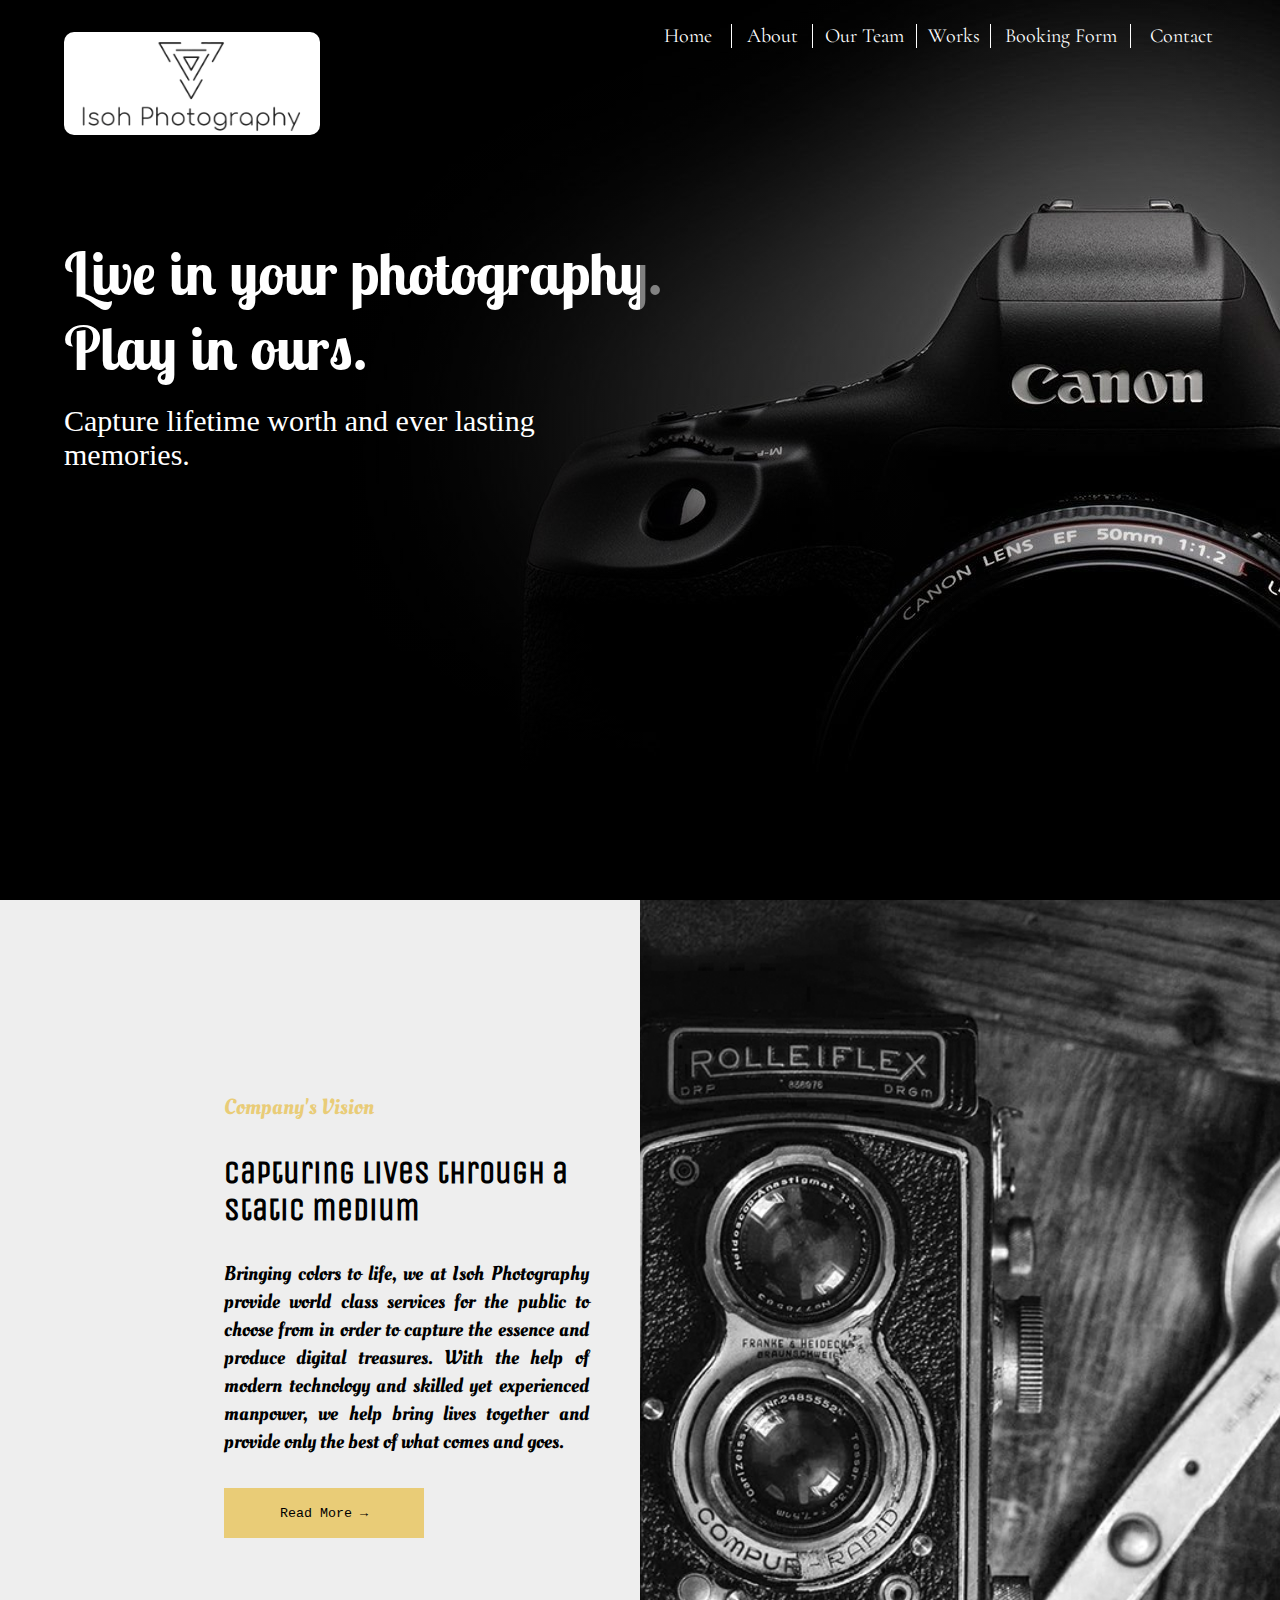
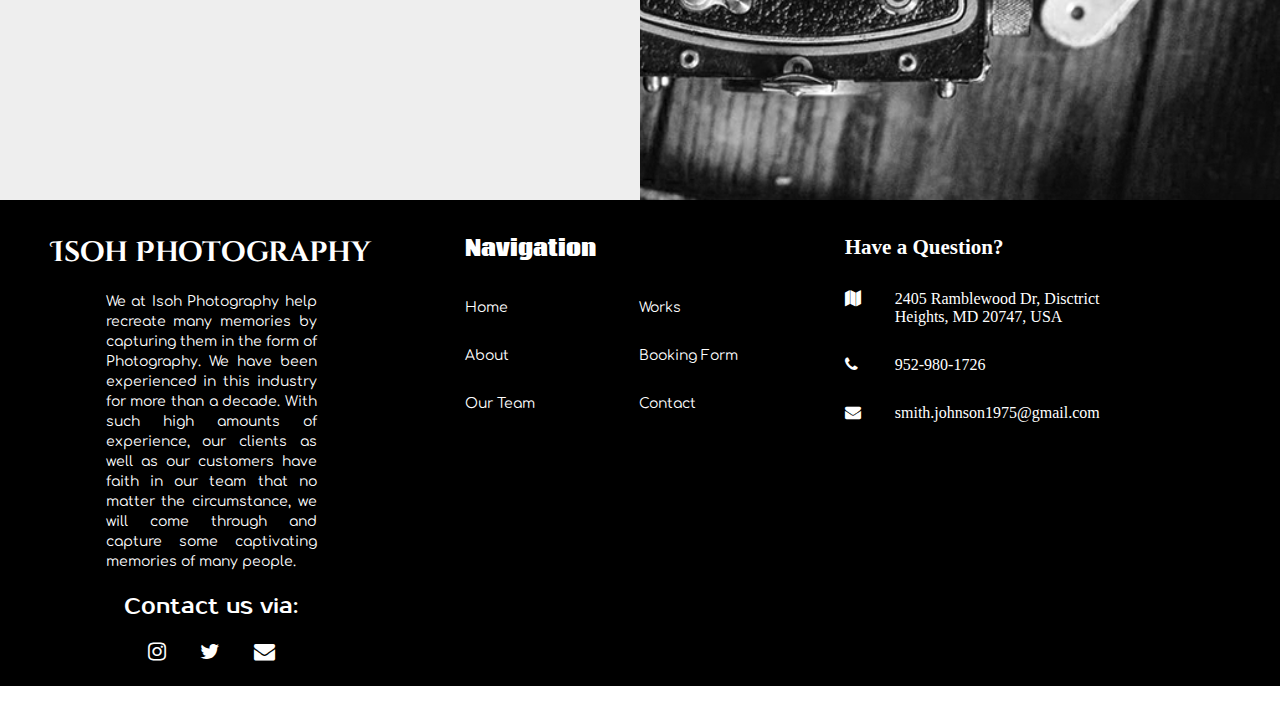
<file: index.html>
<!DOCTYPE html>
<html lang="en">
  <head>
    <meta charset="UTF-8" />
    <meta http-equiv="X-UA-Compatible" content="IE=edge" />
    <meta name="viewport" content="width=device-width, initial-scale=1.0" />
    <meta http-equiv="cache-control" content="no-cache, no-store, must-revalidate">
    <meta http-equiv="pragma" content="no-cache">
    <meta http-equiv="expires" content="0">
    <title>Home</title>
    <link rel="stylesheet" href="./css/index.css" />
    <link
      href="https://fonts.googleapis.com/css2?family=Lobster+Two:ital@1&display=swap"
      rel="stylesheet"
    />
    <link
      href="https://fonts.googleapis.com/css2?family=Cormorant&display=swap"
      rel="stylesheet"
    />
    <link
      href="https://fonts.googleapis.com/css2?family=Unica+One&display=swap"
      rel="stylesheet"
    />
    <link
      href="https://fonts.googleapis.com/css2?family=Oleo+Script&display=swap"
      rel="stylesheet"
    />
    <link
      rel="stylesheet"
      href="https://cdnjs.cloudflare.com/ajax/libs/font-awesome/4.7.0/css/font-awesome.min.css"
    />
    <link
      href="https://fonts.googleapis.com/css2?family=Cinzel+Decorative:wght@700&display=swap"
      rel="stylesheet"
    />
    <link
      href="https://fonts.googleapis.com/css2?family=Comfortaa&display=swap"
      rel="stylesheet"
    />
    <link
      href="https://fonts.googleapis.com/css2?family=Prosto+One&display=swap"
      rel="stylesheet"
    />
    <link
      href="https://fonts.googleapis.com/css2?family=Coda&display=swap"
      rel="stylesheet"
    />
  </head>
  <body>
    <div class="view_first">
      <div class="view_first-1">
        <img src="./img/company_logo.png" alt="" class="company_logo" />
        <h1>
          <span>Live in your photography.</span><br /><span>Play in ours.</span>
        </h1>
        <p>Capture lifetime worth and ever lasting memories.</p>
      </div>
      <div class="view_first-2">
        <div class="navigation_bar">
          <ul>
            <div class="nv-1">
              <li class="sidebar"><a href="#">Home</a></li>
              <li class="sidebar" id="center_a">
                <a href="./about.html">About</a>
              </li>
              <li class="sidebar" id="center_a">
                <a href="./our_team.html">Our Team</a>
              </li>
              <li class="sidebar" id="center_a">
                <a href="./works.html">Works</a>
              </li>
              <li class="sidebar" id="center_a">
                <a href="./booking_form.html">Booking Form</a>
              </li>
              <li id="center_a">
                <a href="./contact.html">Contact</a>
              </li>
            </div>
          </ul>
        </div>
      </div>
    </div>
    <div class="view_second">
      <div class="view_second-1">
        <h3>Company's Vision</h3>
        <h1>Capturing lives through a static medium</h1>
        <p>
          Bringing colors to life, we at Isoh Photography provide world class
          services for the public to choose from in order to capture the essence
          and produce digital treasures. With the help of modern technology and
          skilled yet experienced manpower, we help bring lives together and
          provide only the best of what comes and goes.
        </p>
        <button type="submit"><a href="./about.html">Read More →</a></button>
      </div>
      <div class="view_second-2"></div>
    </div>
    <div class="view_third">
      <div class="view_third-1">
        <h1>Isoh Photography</h1>
        <p>
          We at Isoh Photography help recreate many memories by capturing them
          in the form of Photography. We have been experienced in this industry
          for more than a decade. With such high amounts of experience, our
          clients as well as our customers have faith in our team that no matter
          the circumstance, we will come through and capture some captivating
          memories of many people.
        </p>
        <h2>Contact us via:</h2>
        <div class="social_media">
          <a href="https://www.instagram.com/_jai.m.2002_/" target="_blank"
            ><i class="fa fab fa-instagram"></i
          ></a>
          <a href="https://twitter.com/JManiktalla" target="_blank"
            ><i class="fa fab fa-twitter"></i
          ></a>
          <a
            href="https://mail.google.com/mail/?view=cm&fs=1&tf=1&to=jai.maniktalla2002@gmail.com"
            target="_blank"
            ><i class="fa fab fa-envelope"></i
          ></a>
        </div>
      </div>
      <div class="view_third-2">
        <h2>Navigation</h2>
        <div class="sub_nav_bar-1">
          <div class="snb-1">
            <ul>
              <li><a href="#">Home</a></li>
              <li class="link_gap"><a href="./about.html">About</a></li>
              <li><a href="./our_team.html">Our Team</a></li>
            </ul>
          </div>
          <div class="snb-2">
            <ul>
              <li><a href="./works.html">Works</a></li>
              <li class="link_gap">
                <a href="./booking_form.html">Booking Form</a>
              </li>
              <li><a href="./contact.html">Contact</a></li>
            </ul>
          </div>
        </div>
      </div>
      <div class="view_third-3">
        <h2>Have a Question?</h2>
        <div class="haq-1">
          <i class="fa fab fa-map"></i>
          <p>
            <a href="https://goo.gl/maps/VNbwqYvtJ9cQq6Az8" target="_blank"
              >2405 Ramblewood Dr, Disctrict Heights, MD 20747, USA</a
            >
          </p>
        </div>
        <div class="haq-2">
          <i class="fa fab fa-phone"></i>
          <p>
            <a
              href="tel:5558920234"
              onclick="ga('send', 'event', { eventCategory: 'Contact', eventAction: 'Call', eventLabel: 'Mobile Button'});"
              >952-980-1726</a
            >
          </p>
        </div>
        <div class="haq-3">
          <i class="fa fab fa-envelope"></i>
          <p>
            <a
              href="https://mail.google.com/mail/?view=cm&fs=1&tf=1&to=jai.maniktalla2002@gmail.com"
              target="_blank"
              >smith.johnson1975@gmail.com</a
            >
          </p>
        </div>
      </div>
    </div>
  </body>
</html>
</file>
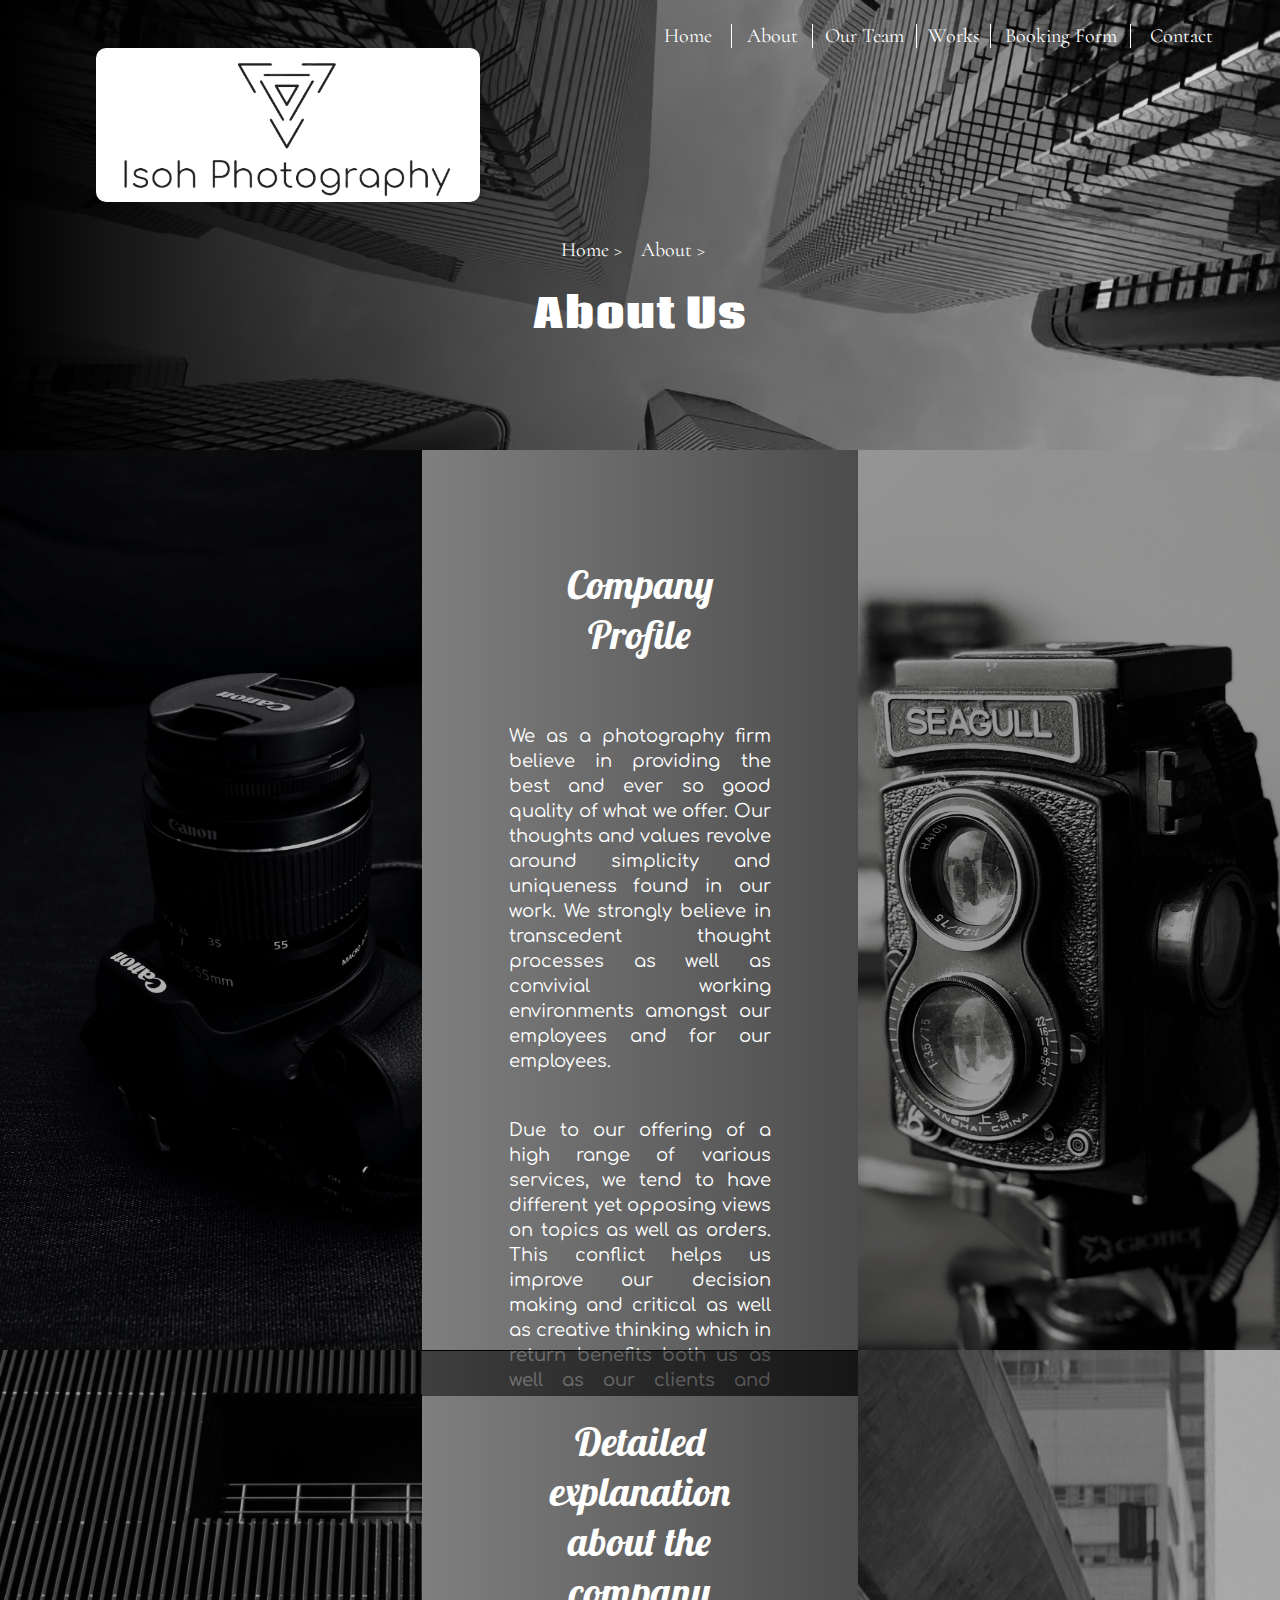
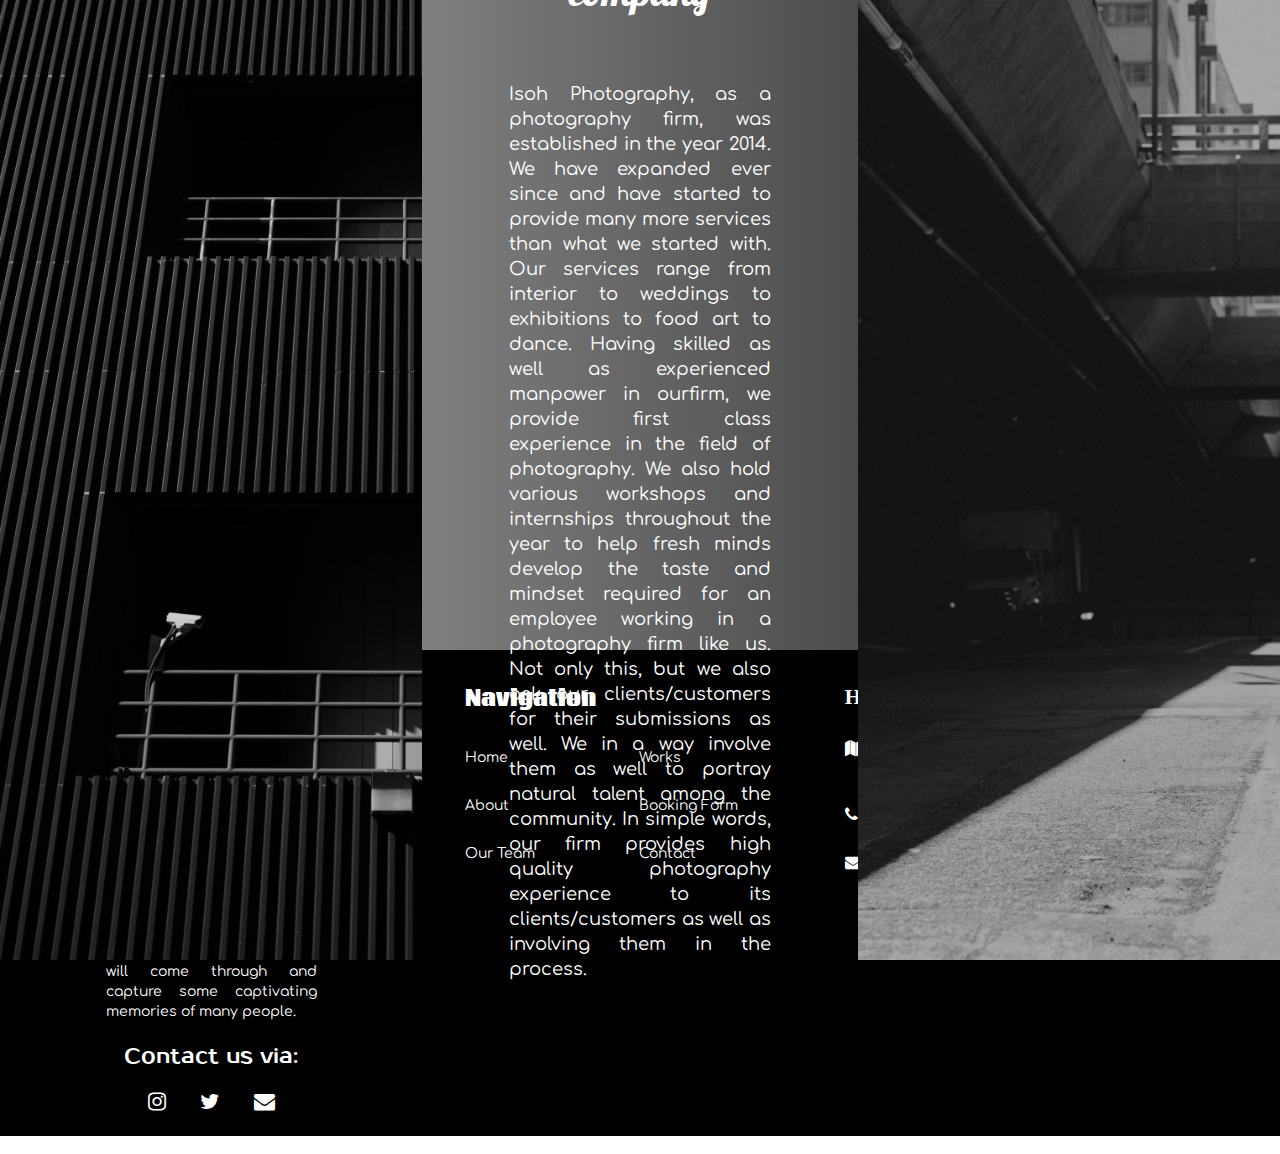
<file: about.html>
<!DOCTYPE html>
<html lang="en">
  <head>
    <meta charset="UTF-8" />
    <meta http-equiv="X-UA-Compatible" content="IE=edge" />
    <meta name="viewport" content="width=device-width, initial-scale=1.0" />
    <meta http-equiv="cache-control" content="no-cache, no-store, must-revalidate">
    <meta http-equiv="pragma" content="no-cache">
    <meta http-equiv="expires" content="0">
    <title>About</title>
    <link rel="stylesheet" href="./css/about.css" />
    <link
      href="https://fonts.googleapis.com/css2?family=Cormorant&display=swap"
      rel="stylesheet"
    />
    <link
      href="https://fonts.googleapis.com/css2?family=Coda&display=swap"
      rel="stylesheet"
    />
    <link
      href="https://fonts.googleapis.com/css2?family=Lobster&display=swap"
      rel="stylesheet"
    />
    <link
      href="https://fonts.googleapis.com/css2?family=Comfortaa&display=swap"
      rel="stylesheet"
    />
    <link
      href="https://fonts.googleapis.com/css2?family=Cinzel+Decorative:wght@700&display=swap"
      rel="stylesheet"
    />
    <link
      href="https://fonts.googleapis.com/css2?family=Prosto+One&display=swap"
      rel="stylesheet"
    />
    <link
      rel="stylesheet"
      href="https://cdnjs.cloudflare.com/ajax/libs/font-awesome/4.7.0/css/font-awesome.min.css"
    />
    <!-- Inputting a javascript file for cache-control -->
    <script src="./cache-control.js"></script>
  </head>
  <body>
    <div class="view_first">
      <div class="view_first-1">
        <img src="./img/company_logo.png" alt="" class="company_logo" />
      </div>
      <div class="view_first-2">
        <div class="navigation_bar">
          <ul>
            <div class="nv-1">
              <li class="sidebar"><a href="./index.html">Home</a></li>
              <li class="sidebar" id="center_a">
                <a href="#">About</a>
              </li>
              <li class="sidebar" id="center_a">
                <a href="./our_team.html">Our Team</a>
              </li>
              <li class="sidebar" id="center_a">
                <a href="./works.html">Works</a>
              </li>
              <li class="sidebar" id="center_a">
                <a href="./booking_form.html">Booking Form</a>
              </li>
              <li id="center_a">
                <a href="./contact.html">Contact</a>
              </li>
            </div>
          </ul>
        </div>
      </div>
      <div class="view_first-3">
        <div class="h_a">
          <p><a href="./index.html">Home ></a></p>
          <p><a href="#">About ></a></p>
        </div>
        <h1>About Us</h1>
      </div>
    </div>
    <div class="view_second">
      <div class="view_second-1"></div>
      <div class="view_second-2">
        <h1>Company Profile</h1>
        <p>
          We as a photography firm believe in providing the best and ever so
          good quality of what we offer. Our thoughts and values revolve around
          simplicity and uniqueness found in our work. We strongly believe in
          transcedent thought processes as well as convivial working
          environments amongst our employees and for our employees.
        </p>
        <p>
          Due to our offering of a high range of various services, we tend to
          have different yet opposing views on topics as well as orders. This
          conflict helps us improve our decision making and critical as well as
          creative thinking which in return benefits both us as well as our
          clients and customers.
        </p>
      </div>
      <div class="view_second-3"></div>
    </div>
    <div class="view_third">
      <div class="view_third-1"></div>
      <div class="view_third-2">
        <h1>Detailed explanation about the company</h1>
        <p>
          Isoh Photography, as a photography firm, was established in the year
          2014. We have expanded ever since and have started to provide many
          more services than what we started with. Our services range from
          interior to weddings to exhibitions to food art to dance. Having
          skilled as well as experienced manpower in ourfirm, we provide first
          class experience in the field of photography. We also hold various
          workshops and internships throughout the year to help fresh minds
          develop the taste and mindset required for an employee working in a
          photography firm like us. Not only this, but we also ask our
          clients/customers for their submissions as well. We in a way involve
          them as well to portray natural talent among the community. In simple
          words, our firm provides high quality photography experience to its
          clients/customers as well as involving them in the process.
        </p>
      </div>
      <div class="view_third-3"></div>
    </div>
    <div class="view_fourth">
      <div class="view_fourth-1">
        <h1>Isoh Photography</h1>
        <p>
          We at Isoh Photography help recreate many memories by capturing them
          in the form of Photography. We have been experienced in this industry
          for more than a decade. With such high amounts of experience, our
          clients as well as our customers have faith in our team that no matter
          the circumstance, we will come through and capture some captivating
          memories of many people.
        </p>
        <h2>Contact us via:</h2>
        <div class="social_media">
          <a href="https://www.instagram.com/_jai.m.2002_/" target="_blank"
            ><i class="fa fab fa-instagram"></i
          ></a>
          <a href="https://twitter.com/JManiktalla" target="_blank"
            ><i class="fa fab fa-twitter"></i
          ></a>
          <a
            href="https://mail.google.com/mail/?view=cm&fs=1&tf=1&to=jai.maniktalla2002@gmail.com"
            target="_blank"
            ><i class="fa fab fa-envelope"></i
          ></a>
        </div>
      </div>
      <div class="view_fourth-2">
        <h2>Navigation</h2>
        <div class="sub_nav_bar-1">
          <div class="snb-1">
            <ul>
              <li><a href="./index.html">Home</a></li>
              <li class="link_gap"><a href="#">About</a></li>
              <li><a href="./our_team.html">Our Team</a></li>
            </ul>
          </div>
          <div class="snb-2">
            <ul>
              <li><a href="./works.html">Works</a></li>
              <li class="link_gap">
                <a href="./booking_form.html">Booking Form</a>
              </li>
              <li><a href="./contact.html">Contact</a></li>
            </ul>
          </div>
        </div>
      </div>
      <div class="view_fourth-3">
        <h2>Have a Question?</h2>
        <div class="haq-1">
          <i class="fa fab fa-map"></i>
          <p>
            <a href="https://goo.gl/maps/VNbwqYvtJ9cQq6Az8" target="_blank"
              >2405 Ramblewood Dr, Disctrict Heights, MD 20747, USA</a
            >
          </p>
        </div>
        <div class="haq-2">
          <i class="fa fab fa-phone"></i>
          <p>
            <a
              href="tel:5558920234"
              onclick="ga('send', 'event', { eventCategory: 'Contact', eventAction: 'Call', eventLabel: 'Mobile Button'});"
              >952-980-1726</a
            >
          </p>
        </div>
        <div class="haq-3">
          <i class="fa fab fa-envelope"></i>
          <p>
            <a
              href="https://mail.google.com/mail/?view=cm&fs=1&tf=1&to=jai.maniktalla2002@gmail.com"
              target="_blank"
              >smith.johnson1975@gmail.com</a
            >
          </p>
        </div>
      </div>
    </div>
  </body>
</html>
</file>
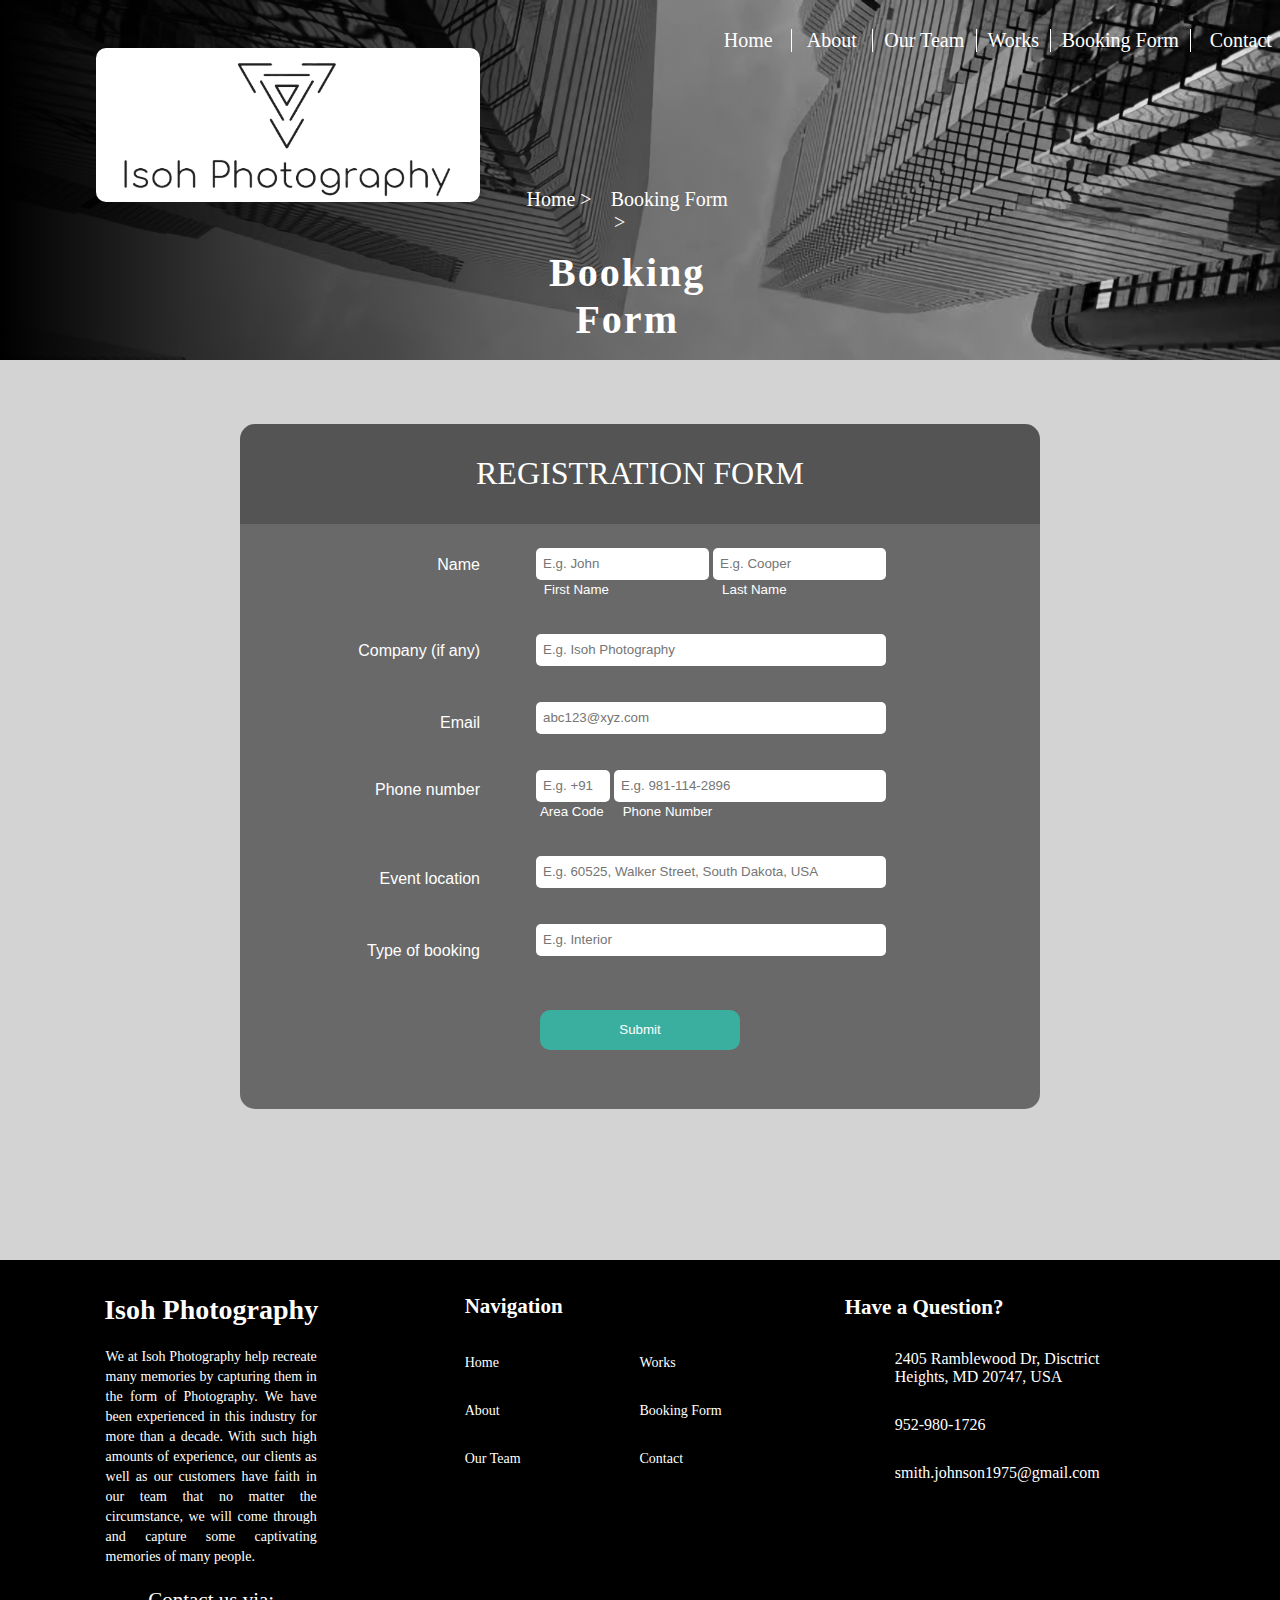
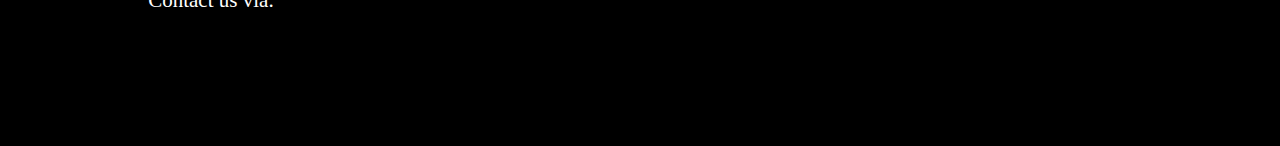
<file: booking_form.html>
<!DOCTYPE html>
<html lang="en">
  <head>
    <meta charset="UTF-8" />
    <meta http-equiv="X-UA-Compatible" content="IE=edge" />
    <meta name="viewport" content="width=device-width, initial-scale=1.0" />
    <meta http-equiv="cache-control" content="no-cache, no-store, must-revalidate">
    <meta http-equiv="pragma" content="no-cache">
    <meta http-equiv="expires" content="0">
    <!-- Ensuring Content Security Policy -->
    <meta http-equiv="Content-Security-Policy" content="default-src 'self'; script-src 'self' trusted-scripts.com;">
    <title>Booking Form</title>
    <link rel="stylesheet" href="./css/booking_form.css" />
    <link
      href="https://fonts.googleapis.com/css2?family=Cormorant&display=swap"
      rel="stylesheet"
    />
    <link
      href="https://fonts.googleapis.com/css2?family=Coda&display=swap"
      rel="stylesheet"
    />
    <link
      href="https://fonts.googleapis.com/css2?family=Roboto&display=swap"
      rel="stylesheet"
    />
    <link
      href="https://fonts.googleapis.com/css2?family=Patua+One&display=swap"
      rel="stylesheet"
    />
    <link
      href="https://fonts.googleapis.com/css2?family=Cinzel+Decorative:wght@700&display=swap"
      rel="stylesheet"
    />
    <link
      href="https://fonts.googleapis.com/css2?family=Prosto+One&display=swap"
      rel="stylesheet"
    />
    <link
      rel="stylesheet"
      href="https://cdnjs.cloudflare.com/ajax/libs/font-awesome/4.7.0/css/font-awesome.min.css"
    />
    <link
      href="https://fonts.googleapis.com/css2?family=Comfortaa&display=swap"
      rel="stylesheet"
    />
  </head>
  <body>
    <div class="view_first">
      <div class="view_first-1">
        <img src="./img/company_logo.png" alt="" class="company_logo" />
      </div>
      <div class="view_first-2">
        <div class="navigation_bar">
          <ul>
            <div class="nv-1">
              <li class="sidebar"><a href="./index.html">Home</a></li>
              <li class="sidebar" id="center_a">
                <a href="./about.html">About</a>
              </li>
              <li class="sidebar" id="center_a">
                <a href="./our_team.html">Our Team</a>
              </li>
              <li class="sidebar" id="center_a">
                <a href="./works.html">Works</a>
              </li>
              <li class="sidebar" id="center_a">
                <a href="#">Booking Form</a>
              </li>
              <li id="center_a">
                <a href="./contact.html">Contact</a>
              </li>
            </div>
          </ul>
        </div>
      </div>
      <div class="view_first-3">
        <div class="h_a">
          <p><a href="./index.html">Home ></a></p>
          <p><a href="#">Booking Form ></a></p>
        </div>
        <h1>Booking Form</h1>
      </div>
    </div>
    <div class="view_second">
      <div class="form">
        <div class="regform">
          <h1>REGISTRATION FORM</h1>
        </div>
        <div class="main">
          <form action="#" method="post">
            <div class="left">
              <label for="name">Name</label>
              <br />
              <label for="company" class="company_label"
                >Company (if any)</label
              >
              <br />
              <label for="email" class="email_label">Email</label>
              <br />
              <label for="name" class="number_label">Phone number</label>
              <br />
              <label for="address" class="location_label">Event location</label>
              <br />
              <label for="booking_type" class="booking_label"
                >Type of booking</label
              >
            </div>
            <div class="right">
              <div class="all">
                <!-- Inputting required field, pattern and maxlength to improve security and validation of input -->
                <input
                  type="text"
                  class="name"
                  name="first-name"
                  placeholder="E.g. John"
                  pattern="[A-Za-z]"
                  maxlength="12"
                  required
                />
                <input
                  type="text"
                  class="name"
                  name="last-name"
                  placeholder="E.g. Cooper"
                  pattern="[A-Za-z]"
                  maxlength="12"
                  required
                />
                <br />
                <small class="first_name">
                  <label for="first_name">First Name</label>
                </small>
                <input
                  type="hidden"
                  name="hidden"
                  value="hidden"
                  placeholder="empty"
                />
                <small class="last_name">
                  <label for="last_name">Last Name</label>
                </small>
                <input
                  type="hidden"
                  name="hidden"
                  value="hidden"
                  placeholder="empty"
                />
                <br />
                <label for="name"></label>
                <br />
                <label for="name"></label>
                <br />
                <input
                  type="text"
                  class="general"
                  name="company"
                  placeholder="E.g. Isoh Photography"
                  pattern="[A-Za-z]"
                  maxlength="10"
                />
                <br />
                <label for="name"></label>
                <br />
                <label for="name"></label>
                <br />
                <input
                  type="email"
                  class="general"
                  name="email"
                  placeholder="abc123@xyz.com"
                  pattern="[a-z0-9._%+\-]+@[a-z0-9.\-]+\.[a-z]{2,}$"
                  maxlength="40"
                  required
                />
                <br />
                <label for="name"></label>
                <br />
                <label for="name"></label>
                <br />
                <input
                  type="number"
                  class="area_code"
                  name="number"
                  value="number"
                  placeholder="E.g. +91"
                  pattern="^\+\d{2,3}$"
                  min="2"
                  max="4"
                  required
                />
                <input
                  type="number"
                  class="phone_number"
                  name="number"
                  value="number"
                  placeholder="E.g. 981-114-2896"
                  min="10"
                  pattern="[0-9]"
                  required
                />
                <br />
                <small class="first_code">
                  <label for="area_code">Area Code</label>
                </small>
                <input
                  type="hidden"
                  name="hidden"
                  value="hidden"
                  placeholder="empty"
                />
                <small class="last_number">
                  <label for="phone_number">Phone Number</label>
                </small>
                <input
                  type="hidden"
                  name="hidden"
                  value="hidden"
                  placeholder="empty"
                />
                <br />
                <label for="name"></label>
                <br />
                <label for="name"></label>
                <br />
                <input
                  type="text"
                  class="general"
                  name="address"
                  placeholder="E.g. 60525, Walker Street, South Dakota, USA"
                  pattern="[A-Za-z]+[0-9]+"
                  maxlength="100"
                  required
                />
                <br />
                <label for="name"></label>
                <br />
                <label for="name"></label>
                <br />
                <input
                  type="text"
                  class="general"
                  name="booking-type"
                  placeholder="E.g. Interior"
                  maxlength="15"
                  pattern="[A-Za-z]+"
                  required
                />
              </div>
              <br />
              <br />
              <br />
            </div>
            <div class="button">
              <button type="submit">Submit</button>
            </div>
          </form>
        </div>
      </div>
    </div>
    <div class="view_third">
      <div class="view_third-1">
        <h1>Isoh Photography</h1>
        <p>
          We at Isoh Photography help recreate many memories by capturing them
          in the form of Photography. We have been experienced in this industry
          for more than a decade. With such high amounts of experience, our
          clients as well as our customers have faith in our team that no matter
          the circumstance, we will come through and capture some captivating
          memories of many people.
        </p>
        <h2>Contact us via:</h2>
        <div class="social_media">
          <a href="https://www.instagram.com/_jai.m.2002_/" target="_blank"
            ><i class="fa fab fa-instagram"></i
          ></a>
          <a href="https://twitter.com/JManiktalla" target="_blank"
            ><i class="fa fab fa-twitter"></i
          ></a>
          <a
            href="https://mail.google.com/mail/?view=cm&fs=1&tf=1&to=jai.maniktalla2002@gmail.com"
            target="_blank"
            ><i class="fa fab fa-envelope"></i
          ></a>
        </div>
      </div>
      <div class="view_third-2">
        <h2>Navigation</h2>
        <div class="sub_nav_bar-1">
          <div class="snb-1">
            <ul>
              <li><a href="./index.html">Home</a></li>
              <li class="link_gap"><a href="./about.html">About</a></li>
              <li><a href="./our_team.html">Our Team</a></li>
            </ul>
          </div>
          <div class="snb-2">
            <ul>
              <li><a href="./works.html">Works</a></li>
              <li class="link_gap">
                <a href="#">Booking Form</a>
              </li>
              <li><a href="./contact.html">Contact</a></li>
            </ul>
          </div>
        </div>
      </div>
      <div class="view_third-3">
        <h2>Have a Question?</h2>
        <div class="haq-1">
          <i class="fa fab fa-map"></i>
          <p>
            <a href="https://goo.gl/maps/VNbwqYvtJ9cQq6Az8" target="_blank"
              >2405 Ramblewood Dr, Disctrict Heights, MD 20747, USA</a
            >
          </p>
        </div>
        <div class="haq-2">
          <i class="fa fab fa-phone"></i>
          <p>
            <a
              href="tel:5558920234"
              onclick="ga('send', 'event', { eventCategory: 'Contact', eventAction: 'Call', eventLabel: 'Mobile Button'});"
              >952-980-1726</a
            >
          </p>
        </div>
        <div class="haq-3">
          <i class="fa fab fa-envelope"></i>
          <p>
            <a
              href="https://mail.google.com/mail/?view=cm&fs=1&tf=1&to=jai.maniktalla2002@gmail.com"
              target="_blank"
              >smith.johnson1975@gmail.com</a
            >
          </p>
        </div>
      </div>
    </div>
  </body>
</html>
</file>
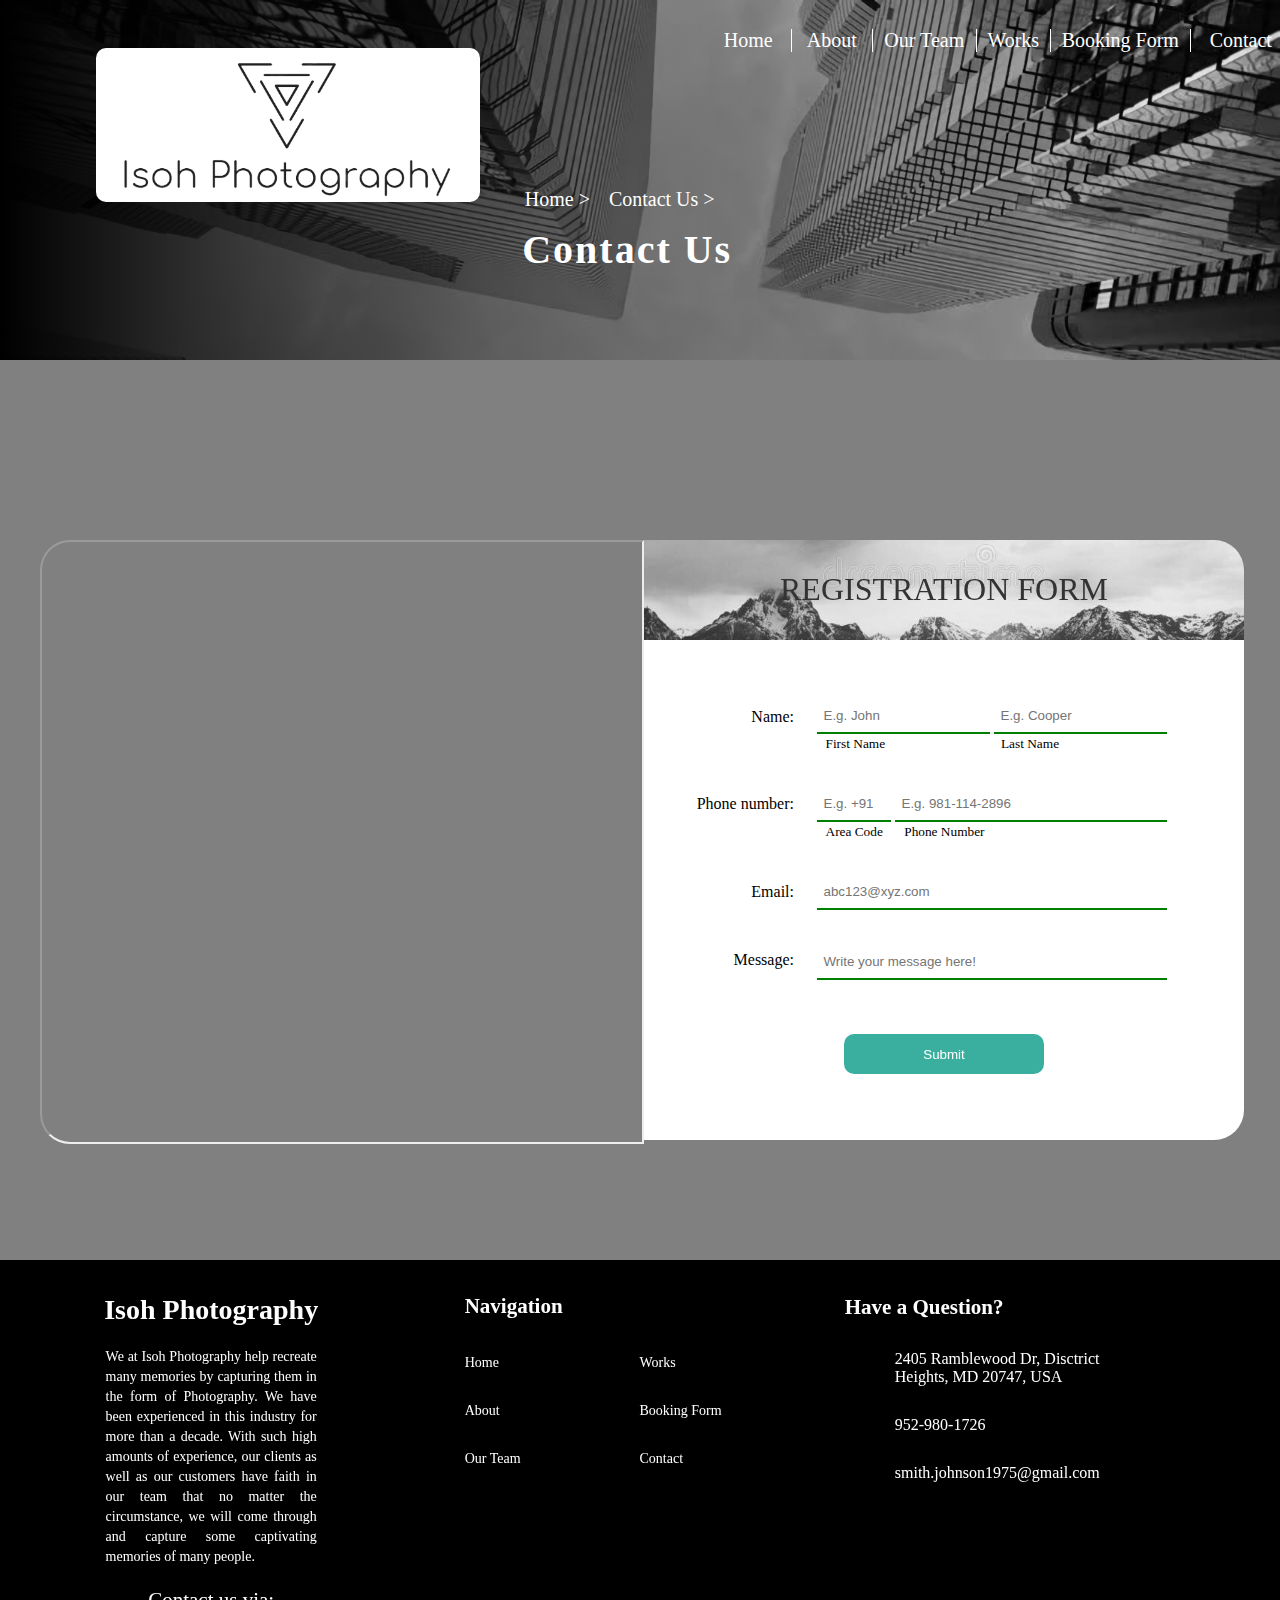
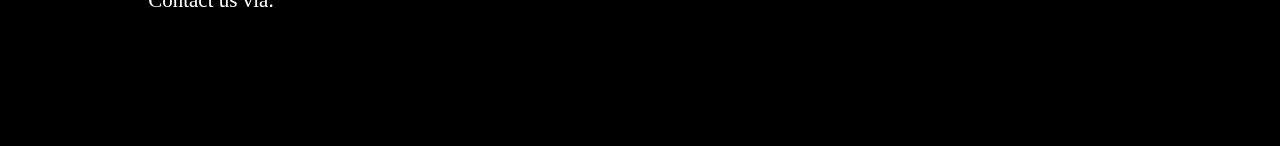
<file: contact.html>
<!DOCTYPE html>
<html lang="en">
  <head>
    <meta charset="UTF-8" />
    <meta http-equiv="X-UA-Compatible" content="IE=edge" />
    <meta name="viewport" content="width=device-width, initial-scale=1.0" />
    <meta http-equiv="cache-control" content="no-cache, no-store, must-revalidate">
    <meta http-equiv="pragma" content="no-cache">
    <meta http-equiv="expires" content="0">
    <!-- Ensuring Content Security Policy -->
    <meta http-equiv="Content-Security-Policy" content="default-src 'self'; script-src 'self' trusted-scripts.com;">
    <title>Contact Us</title>
    <link rel="stylesheet" href="./css/contact.css" />
    <link
      href="https://fonts.googleapis.com/css2?family=Cormorant&display=swap"
      rel="stylesheet"
    />
    <link
      href="https://fonts.googleapis.com/css2?family=Coda&display=swap"
      rel="stylesheet"
    />
    <link
      href="https://fonts.googleapis.com/css2?family=Cinzel+Decorative:wght@700&display=swap"
      rel="stylesheet"
    />
    <link
      href="https://fonts.googleapis.com/css2?family=Prosto+One&display=swap"
      rel="stylesheet"
    />
    <link
      rel="stylesheet"
      href="https://cdnjs.cloudflare.com/ajax/libs/font-awesome/4.7.0/css/font-awesome.min.css"
    />
    <link
      href="https://fonts.googleapis.com/css2?family=Comfortaa&display=swap"
      rel="stylesheet"
    />
  </head>
  <body>
    <div class="view_first">
      <div class="view_first-1">
        <img src="./img/company_logo.png" alt="" class="company_logo" />
      </div>
      <div class="view_first-2">
        <div class="navigation_bar">
          <ul>
            <div class="nv-1">
              <li class="sidebar"><a href="./index.html">Home</a></li>
              <li class="sidebar" id="center_a">
                <a href="./about.html">About</a>
              </li>
              <li class="sidebar" id="center_a">
                <a href="./our_team.html">Our Team</a>
              </li>
              <li class="sidebar" id="center_a">
                <a href="./works.html">Works</a>
              </li>
              <li class="sidebar" id="center_a">
                <a href="./booking_form.html">Booking Form</a>
              </li>
              <li id="center_a">
                <a href="#">Contact</a>
              </li>
            </div>
          </ul>
        </div>
      </div>
      <div class="view_first-3">
        <div class="h_a">
          <p><a href="./index.html">Home ></a></p>
          <p><a href="#">Contact Us ></a></p>
        </div>
        <h1>Contact Us</h1>
      </div>
    </div>
    <div class="view_second">
      <div class="main">
        <div class="left">
          <iframe
            src="https://www.google.com/maps/embed?pb=!1m18!1m12!1m3!1d3106.9510948896645!2d-76.89155688440007!3d38.85647645695971!2m3!1f0!2f0!3f0!3m2!1i1024!2i768!4f13.1!3m3!1m2!1s0x89b7beef2b31d471%3A0xb932c94f756fb161!2s2405%20Ramblewood%20Dr%2C%20District%20Heights%2C%20MD%2020747%2C%20USA!5e0!3m2!1sen!2sin!4v1640098818502!5m2!1sen!2sin"
            width="600"
            height="600"
            style="border: 0"
            allowfullscreen=""
            loading="lazy"
            tabindex="0"
            aria-hidden="false"
            title=""
          ></iframe>
        </div>
        <div class="right">
          <div class="regform">
            <h1>REGISTRATION FORM</h1>
          </div>
          <form action="#" method="post">
            <div class="left_form">
              <label for="name">Name:</label>
              <br />
              <label for="name" class="number_label">Phone number:</label>
              <br />
              <label for="email" class="email_label">Email:</label>
              <br />
              <label for="address" class="message_label">Message:</label>
            </div>
            <div class="right_form">
              <div class="all">
                <!-- Inputting required field, pattern and maxlength to 
                  improve security and validation of input -->
                <input
                  type="text"
                  class="name"
                  name="first-name"
                  placeholder="E.g. John"
                  pattern="[A-Za-z]"
                  maxlength="12"
                  required
                />
                <input
                  type="text"
                  class="name"
                  name="last-name"
                  placeholder="E.g. Cooper"
                  pattern="[A-Za-z]"
                  maxlength="12"
                  required
                />
                <br />
                <small class="first_name">
                  <label for="first_name">First Name</label>
                </small>
                <input
                  type="hidden"
                  name="hidden"
                  value="hidden"
                  placeholder="empty"
                />
                <small class="last_name">
                  <label for="last_name">Last Name</label>
                </small>
                <input
                  type="hidden"
                  name="hidden"
                  value="hidden"
                  placeholder="empty"
                />

                <br />
                <label for="name"></label>
                <br />
                <label for="name"></label>
                <br />
                <input
                  type="number"
                  class="area_code"
                  name="number"
                  value="number"
                  placeholder="E.g. +91"
                  pattern="^\+\d{2,3}$"
                  min="2"
                  max="4"
                  required
                />
                <input
                  type="number"
                  class="phone_number"
                  name="number"
                  value="number"
                  placeholder="E.g. 981-114-2896"
                  min="10"
                  pattern="[0-9]"
                  required
                />
                <br />
                <small class="first_code">
                  <label for="area_code">Area Code</label>
                </small>
                <input
                  type="hidden"
                  name="hidden"
                  value="hidden"
                  placeholder="empty"
                />
                <small class="last_number">
                  <label for="phone_number">Phone Number</label>
                </small>
                <input
                  type="hidden"
                  name="hidden"
                  value="hidden"
                  placeholder="empty"
                />
                <br />
                <label for="name"></label>
                <br />
                <label for="name"></label>
                <br />
                <input
                  type="email"
                  class="general"
                  name="email"
                  placeholder="abc123@xyz.com"
                  pattern="[a-z0-9._%+\-]+@[a-z0-9.\-]+\.[a-z]{2,}$"
                  maxlength="40"
                  required
                />
                <br />
                <label for="name"></label>
                <br />
                <label for="name"></label>
                <br />
                <input
                  type="text"
                  class="general"
                  name="address"
                  placeholder="Write your message here!"
                  maxlength="300"
                  pattern="[A-Za-z]+"
                  required
                />
              </div>
              <br />
              <br />
              <br />
            </div>
            <div class="button">
              <button type="submit">Submit</button>
            </div>
          </form>
        </div>
      </div>
    </div>
    <div class="view_third">
      <div class="view_third-1">
        <h1>Isoh Photography</h1>
        <p>
          We at Isoh Photography help recreate many memories by capturing them
          in the form of Photography. We have been experienced in this industry
          for more than a decade. With such high amounts of experience, our
          clients as well as our customers have faith in our team that no matter
          the circumstance, we will come through and capture some captivating
          memories of many people.
        </p>
        <h2>Contact us via:</h2>
        <div class="social_media">
          <a href="https://www.instagram.com/_jai.m.2002_/" target="_blank"
            ><i class="fa fab fa-instagram"></i
          ></a>
          <a href="https://twitter.com/JManiktalla" target="_blank"
            ><i class="fa fab fa-twitter"></i
          ></a>
          <a
            href="https://mail.google.com/mail/?view=cm&fs=1&tf=1&to=jai.maniktalla2002@gmail.com"
            target="_blank"
            ><i class="fa fab fa-envelope"></i
          ></a>
        </div>
      </div>
      <div class="view_third-2">
        <h2>Navigation</h2>
        <div class="sub_nav_bar-1">
          <div class="snb-1">
            <ul>
              <li><a href="./index.html">Home</a></li>
              <li class="link_gap"><a href="./about.html">About</a></li>
              <li><a href="./our_team.html">Our Team</a></li>
            </ul>
          </div>
          <div class="snb-2">
            <ul>
              <li><a href="./works.html">Works</a></li>
              <li class="link_gap">
                <a href="./booking_form.html">Booking Form</a>
              </li>
              <li><a href="#">Contact</a></li>
            </ul>
          </div>
        </div>
      </div>
      <div class="view_third-3">
        <h2>Have a Question?</h2>
        <div class="haq-1">
          <i class="fa fab fa-map"></i>
          <p>
            <a href="https://goo.gl/maps/VNbwqYvtJ9cQq6Az8" target="_blank"
              >2405 Ramblewood Dr, Disctrict Heights, MD 20747, USA</a
            >
          </p>
        </div>
        <div class="haq-2">
          <i class="fa fab fa-phone"></i>
          <p>
            <a
              href="tel:5558920234"
              onclick="ga('send', 'event', { eventCategory: 'Contact', eventAction: 'Call', eventLabel: 'Mobile Button'});"
              >952-980-1726</a
            >
          </p>
        </div>
        <div class="haq-3">
          <i class="fa fab fa-envelope"></i>
          <p>
            <a
              href="https://mail.google.com/mail/?view=cm&fs=1&tf=1&to=jai.maniktalla2002@gmail.com"
              target="_blank"
              >smith.johnson1975@gmail.com</a
            >
          </p>
        </div>
      </div>
    </div>
  </body>
</html>
</file>
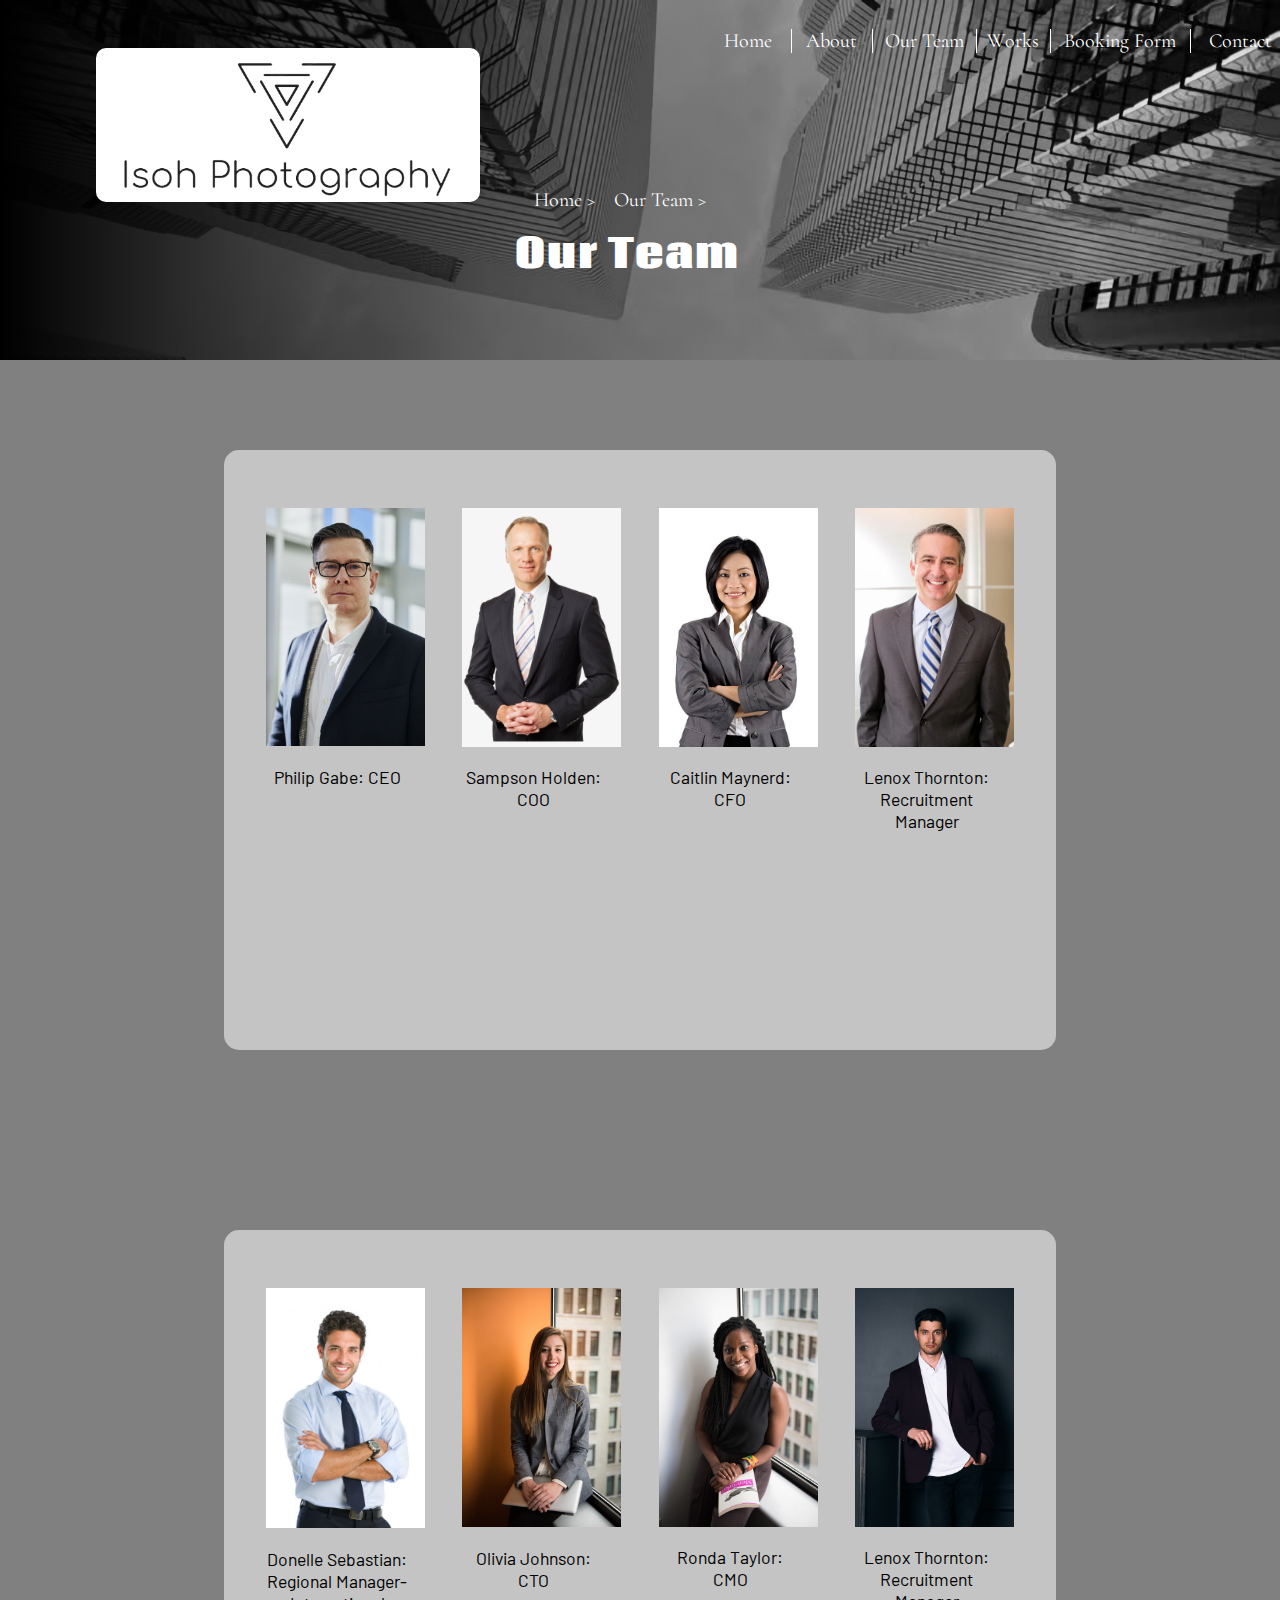
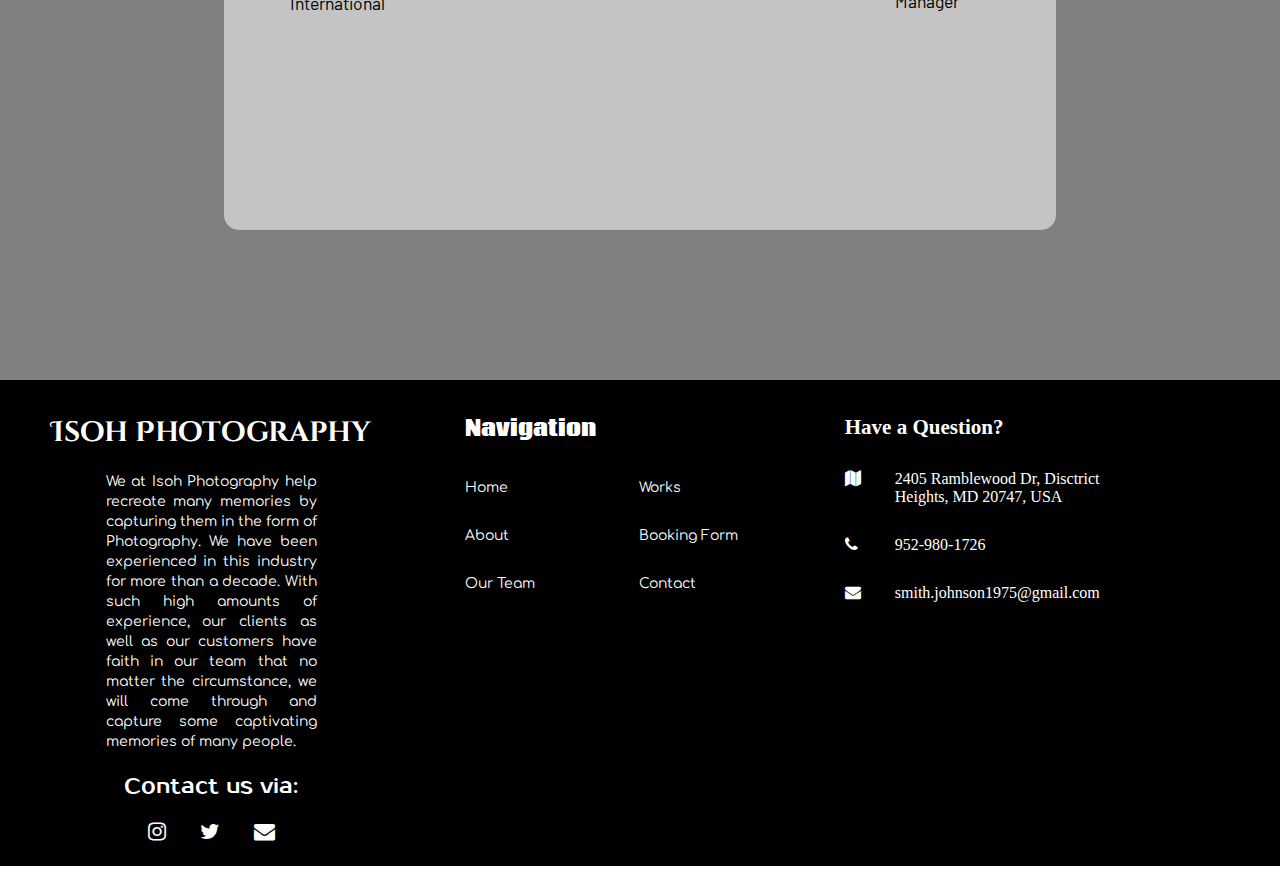
<file: our_team.html>
<!DOCTYPE html>
<html lang="en">
  <head>
    <meta charset="UTF-8" />
    <meta http-equiv="X-UA-Compatible" content="IE=edge" />
    <meta name="viewport" content="width=device-width, initial-scale=1.0" />
    <meta http-equiv="cache-control" content="no-cache, no-store, must-revalidate">
    <meta http-equiv="pragma" content="no-cache">
    <meta http-equiv="expires" content="0">
    <title>Our Team</title>
    <link rel="stylesheet" href="./css/our_team.css" />
    <link
      href="https://fonts.googleapis.com/css2?family=Cormorant&display=swap"
      rel="stylesheet"
    />
    <link
      href="https://fonts.googleapis.com/css2?family=Coda&display=swap"
      rel="stylesheet"
    />
    <link
      href="https://fonts.googleapis.com/css2?family=Barlow:wght@500&display=swap"
      rel="stylesheet"
    />
    <link
      href="https://fonts.googleapis.com/css2?family=Cinzel+Decorative:wght@700&display=swap"
      rel="stylesheet"
    />
    <link
      href="https://fonts.googleapis.com/css2?family=Prosto+One&display=swap"
      rel="stylesheet"
    />
    <link
      rel="stylesheet"
      href="https://cdnjs.cloudflare.com/ajax/libs/font-awesome/4.7.0/css/font-awesome.min.css"
    />
    <link
      href="https://fonts.googleapis.com/css2?family=Comfortaa&display=swap"
      rel="stylesheet"
    />
  </head>
  <body>
    <div class="view_first">
      <div class="view_first-1">
        <img src="./img/company_logo.png" alt="" class="company_logo" />
      </div>
      <div class="view_first-2">
        <div class="navigation_bar">
          <ul>
            <div class="nv-1">
              <li class="sidebar"><a href="./index.html">Home</a></li>
              <li class="sidebar" id="center_a">
                <a href="./about.html">About</a>
              </li>
              <li class="sidebar" id="center_a">
                <a href="#">Our Team</a>
              </li>
              <li class="sidebar" id="center_a">
                <a href="./works.html">Works</a>
              </li>
              <li class="sidebar" id="center_a">
                <a href="./booking_form.html">Booking Form</a>
              </li>
              <li id="center_a">
                <a href="./contact.html">Contact</a>
              </li>
            </div>
          </ul>
        </div>
      </div>
      <div class="view_first-3">
        <div class="h_a">
          <p><a href="./index.html">Home ></a></p>
          <p><a href="#">Our Team ></a></p>
        </div>
        <h1>Our Team</h1>
      </div>
    </div>
    <div class="view_second-1">
      <div class="our_team_background-1">
        <div class="our_team">
          <div class="member-1">
            <img src="./img/our_team/philip_gabe.jpeg" alt="" />
            <p>Philip Gabe: CEO</p>
          </div>
          <div class="member-2">
            <img src="./img/our_team/sampson_holden.png" alt="" />
            <p>Sampson Holden: COO</p>
          </div>
          <div class="member-3">
            <img src="./img/our_team/caitlin_maynerd.jpg" alt="" />
            <p>Caitlin Maynerd: CFO</p>
          </div>
          <div class="member-4">
            <img src="./img/our_team/lenox_thornton.jpg" alt="" />
            <p>Lenox Thornton: Recruitment Manager</p>
          </div>
        </div>
      </div>
    </div>
    <div class="view_second-2">
      <div class="our_team_background-2">
        <div class="our_team">
          <div class="member-4">
            <img src="./img/our_team/donelle_sebastian.jpg" alt="" />
            <p>Donelle Sebastian: Regional Manager- International</p>
          </div>
          <div class="member-5">
            <img src="./img/our_team/olivia_johnson.jpg" alt="" />
            <p>Olivia Johnson: CTO</p>
          </div>
          <div class="member-6">
            <img src="./img/our_team/ronda_taylor.jpg" alt="" />
            <p>Ronda Taylor: CMO</p>
          </div>
          <div class="member-7">
            <img src="./img/our_team/rosamond_jameson.jpg" alt="" />
            <p>Lenox Thornton: Recruitment Manager</p>
          </div>
        </div>
      </div>
    </div>
    <div class="view_third">
      <div class="view_third-1">
        <h1>Isoh Photography</h1>
        <p>
          We at Isoh Photography help recreate many memories by capturing them
          in the form of Photography. We have been experienced in this industry
          for more than a decade. With such high amounts of experience, our
          clients as well as our customers have faith in our team that no matter
          the circumstance, we will come through and capture some captivating
          memories of many people.
        </p>
        <h2>Contact us via:</h2>
        <div class="social_media">
          <a href="https://www.instagram.com/_jai.m.2002_/" target="_blank"
            ><i class="fa fab fa-instagram"></i
          ></a>
          <a href="https://twitter.com/JManiktalla" target="_blank"
            ><i class="fa fab fa-twitter"></i
          ></a>
          <a
            href="https://mail.google.com/mail/?view=cm&fs=1&tf=1&to=jai.maniktalla2002@gmail.com"
            target="_blank"
            ><i class="fa fab fa-envelope"></i
          ></a>
        </div>
      </div>
      <div class="view_third-2">
        <h2>Navigation</h2>
        <div class="sub_nav_bar-1">
          <div class="snb-1">
            <ul>
              <li><a href="./index.html">Home</a></li>
              <li class="link_gap"><a href="./about.html">About</a></li>
              <li><a href="#">Our Team</a></li>
            </ul>
          </div>
          <div class="snb-2">
            <ul>
              <li><a href="./works.html">Works</a></li>
              <li class="link_gap">
                <a href="./booking_form.html">Booking Form</a>
              </li>
              <li><a href="./contact.html">Contact</a></li>
            </ul>
          </div>
        </div>
      </div>
      <div class="view_third-3">
        <h2>Have a Question?</h2>
        <div class="haq-1">
          <i class="fa fab fa-map"></i>
          <p>
            <a href="https://goo.gl/maps/VNbwqYvtJ9cQq6Az8" target="_blank"
              >2405 Ramblewood Dr, Disctrict Heights, MD 20747, USA</a
            >
          </p>
        </div>
        <div class="haq-2">
          <i class="fa fab fa-phone"></i>
          <p>
            <a
              href="tel:5558920234"
              onclick="ga('send', 'event', { eventCategory: 'Contact', eventAction: 'Call', eventLabel: 'Mobile Button'});"
              >952-980-1726</a
            >
          </p>
        </div>
        <div class="haq-3">
          <i class="fa fab fa-envelope"></i>
          <p>
            <a
              href="https://mail.google.com/mail/?view=cm&fs=1&tf=1&to=jai.maniktalla2002@gmail.com"
              target="_blank"
              >smith.johnson1975@gmail.com</a
            >
          </p>
        </div>
      </div>
    </div>
  </body>
</html>
</file>
<file: css/index.css>
html {
  width: 100%;
  height: 100%;
}

body {
  width: 100%;
  height: 100%;
  margin: 0;
}

.view_first {
  display: grid;
  grid-template-columns: 50% 50%;
  background-image: url(../img/background_img/3176409.jpg);
  background-position: bottom;
  height: 100%;
}

.view_first-1 {
  width: 100%;
  height: 100%;
  background: linear-gradient(to right, rgba(0, 0, 0, 1), rgba(0, 0, 0, 0.5));
}

.company_logo {
  width: 40%;
  border-radius: 10px;
  margin-top: 5%;
  margin-left: 10%;
}

.view_first-1 h1 {
  margin: 0;
  margin-top: 15%;
  margin-left: 10%;
  color: white;
  font-size: 60px;
  font-family: "Lobster Two", cursive;
  width: 600px;
}

.view_first-1 p {
  margin: 0;
  margin-top: 3%;
  margin-left: 10%;
  color: white;
  font-size: 30px;
  font-family: "Arima Madurai", cursive;
  width: 600px;
}

.view_first-2 {
  display: grid;
  grid-template-columns: 75% 25%;
  width: 100%;
  height: 100%;
  background: linear-gradient(to right, rgba(0, 0, 0, 0.5), rgba(0, 0, 0, 0));
}

.navigation_bar ul {
  list-style: none;
  margin: 0;
  padding: 0;
  margin-top: 5%;
  margin-left: 5%;
  margin-right: 0;
  height: 10%;
  width: 80%;
}

.navigation_bar ul li {
  color: white;
}

.navigation_bar a {
  font-family: "Cormorant", serif;
  font-size: 20px;
  color: inherit;
  text-decoration: underline 1.5px rgba(255, 255, 255, 0);
  text-underline-offset: 3px;
  transition: text-decoration-color 200ms;
}

.navigation_bar a:hover {
  text-decoration-color: rgba(255, 255, 255, 1);
}

.nv-1 {
  display: grid;
  grid-template-columns: 68px 81px 104px 74px 140px 100px;
  width: 700px;
  position: absolute;
}

.li_su ul {
  display: grid;
  grid-template-columns: 80px 90px;
  list-style: none;
  margin: 0;
  padding: 0;
  margin-top: 15%;
  margin-left: 5%;
  margin-right: 0;
  height: 1%;
  width: 65%;
}

.sidebar {
  border-right: 1px solid white;
}

#center_a {
  text-align: center;
}

.view_second {
  height: 100%;
  display: flex;
}

.view_second-1 {
  width: 50%;
  height: 100%;
  background-color: #eeeeee;
}

.view_second-1 h3 {
  margin: 0;
  margin-top: 30%;
  margin-left: 35%;
  font-family: "Oleo Script", cursive;
  font-weight: 300;
  color: #e9cc77;
  font-size: 22px;
}

.view_second-1 h1 {
  margin: 0;
  margin-top: 5%;
  margin-left: 35%;
  font-family: "Unica One", cursive;
}

.view_second-1 p {
  margin: 0;
  margin-top: 5%;
  margin-left: 35%;
  font-family: "Oleo Script", cursive;
  width: 57%;
  font-size: 20px;
  text-align: justify;
}

.view_second-1 button {
  margin: 0;
  margin-top: 5%;
  margin-left: 35%;
  width: 200px;
  height: 50px;
  border-radius: none;
  background-color: #e9cc77;
  border: none;
  font-family: "Courier New", Courier, monospace;
  cursor: pointer;
}

.view_second-1 button a {
  text-decoration: none;
  color: black;
}

.view_second-2 {
  width: 50%;
  height: 100%;
  background-image: url(../img/background_img/Best-Monochrome-Cameras-For-BW-Photography-0-Hero.jpg);
  background-repeat: no-repeat;
  background-size: cover;
  background-position: center;
}

.view_third {
  display: flex;
  height: 54%;
  color: white;
  background-color: black;
}

.view_third-1 {
  width: 33%;
  height: 100%;
}

.view_third-1 h1 {
  margin: 0;
  text-align: center;
  margin-top: 8%;
  font-family: "Cinzel Decorative", cursive;
  font-size: 28px;
}

.view_third-1 p {
  margin: 0 auto;
  text-align: justify;
  width: 50%;
  margin-top: 5%;
  font-family: "Comfortaa", cursive;
  font-size: 14px;
  line-height: 20px;
}

.view_third-1 h2 {
  margin: 0;
  text-align: center;
  margin-top: 5%;
  font-family: "Prosto One", cursive;
  font-weight: 200;
  font-size: 21px;
}

.social_media {
  margin: 0;
  text-align: center;
  margin-top: 5%;
}

.social_media i {
  font-size: 21px;
  margin-bottom: 10%;
  color: white;
}

.social_media a {
  text-decoration: none;
  color: black;
}

.fa-twitter {
  padding: 0 30px;
}

.view_third-2 {
  width: 33%;
}

.view_third-2 h2 {
  margin: 0;
  margin-top: 8%;
  margin-left: 10%;
  font-family: "Coda", cursive;
  font-size: 21px;
}

.sub_nav_bar-1 {
  display: flex;
  margin: 0;
  margin-top: 8%;
  margin-left: 10%;
}

.sub_nav_bar-1 ul {
  list-style: none;
  margin: 0;
  padding: 0;
}

.sub_nav_bar-1 ul li a {
  text-decoration: none;
  color: white;
  font-family: "Comfortaa", cursive;
  font-size: 14px;
  text-decoration: underline 1.5px rgba(255, 255, 255, 0);
  text-underline-offset: 3px;
  transition: text-decoration-color 250ms;
}

.sub_nav_bar-1 ul li a:hover {
  text-decoration-color: rgba(255, 255, 255, 1);
}

.link_gap {
  padding: 30px 0;
}

.snb-1 {
  width: 46%;
}

.snb-2 {
  width: 54%;
}

.view_third-3 {
  width: 34%;
}

.view_third-3 h2 {
  margin-top: 8%;
  font-size: 21px;
}

.haq-1,
.haq-2,
.haq-3 {
  display: flex;
}

.haq-1 {
  margin-top: 7%;
}

.haq-2 {
  margin: 30px 0;
}

.view_third-3 p {
  margin: 0;
  width: 60%;
}

.view_third-3 i {
  width: 50px;
}

.view_third-3 a {
  text-decoration: none;
  color: white;
}
</file>
<file: css/about.css>
html {
  width: 100%;
  height: 100%;
}

body {
  width: 100%;
  height: 100%;
  margin: 0;
}

.view_first {
  display: grid;
  grid-template-columns: 50% 50%;
  grid-template-rows: 50% 50%;
  background-image: url(../img/output-onlinejpgtools.png);
  background-repeat: no-repeat;
  background-size: cover;
  height: 50%;
}

.view_first-1 {
  width: 100%;
  height: 100%;
  background: linear-gradient(to right, rgba(0, 0, 0, 1), rgba(0, 0, 0, 0.5));
}

.company_logo {
  width: 384px;
  border-radius: 10px;
  margin-top: 48px;
  margin-left: 96px;
}

.view_first-2 {
  display: grid;
  grid-template-columns: 75% 25%;
  width: 100%;
  height: 100%;
  background: linear-gradient(to right, rgba(0, 0, 0, 0.5), rgba(0, 0, 0, 0));
}

.navigation_bar ul {
  list-style: none;
  margin: 0;
  padding: 0;
  margin-top: 5%;
  margin-left: 5%;
  margin-right: 0;
  height: 10%;
  width: 80%;
}

.navigation_bar ul li {
  color: white;
}

.navigation_bar a {
  font-family: "Cormorant", serif;
  font-size: 20px;
  color: inherit;
  text-decoration: underline 1.5px rgba(255, 255, 255, 0);
  text-underline-offset: 3px;
  transition: text-decoration-color 200ms;
}

.navigation_bar a:hover {
  text-decoration-color: rgba(255, 255, 255, 1);
}

.nv-1 {
  display: grid;
  grid-template-columns: 68px 81px 104px 74px 140px 100px;
  width: 700px;
  position: absolute;
}

.sidebar {
  border-right: 1px solid white;
}

#center_a {
  text-align: center;
}

.view_first-3 {
  grid-column: 1 / 3;
  margin: 0 auto;
  width: 100%;
  text-align: center;
  background: linear-gradient(to right, rgba(0, 0, 0, 1), rgba(0, 0, 0, 0));
}

.view_first-3 p {
  display: inline;
  margin: 0;
}

.view_first-3 a {
  text-decoration: none;
  color: white;
  font-family: "Cormorant", serif;
  font-size: 20px;
  text-decoration: underline 1.5px rgba(255, 255, 255, 0);
  text-underline-offset: 3px;
  transition: text-decoration-color 250ms;
}

.view_first-3 a:hover {
  text-decoration-color: rgba(255, 255, 255, 1);
}

.view_first-3 a:first-of-type {
  margin-right: 15px;
}

.h_a {
  margin: 0 auto;
  margin-top: 1%;
}

.view_first-3 h1 {
  color: white;
  font-family: "Coda", cursive;
  letter-spacing: 2px;
  margin: 0 auto;
  margin-top: 2%;
  font-size: 40px;
}

.view_second {
  display: grid;
  grid-template-columns: 33% 34% 33%;
  height: 100%;
}

.view_second-1 {
  background-image: url(../img/about/about_page-1.jpg);
  background-repeat: no-repeat;
  background-size: cover;
  filter: brightness(70%);
}

.view_second-3 {
  background-image: url(../img/about/about_page-2.jpg);
  background-repeat: no-repeat;
  background-size: cover;
  background-position: center;
  filter: brightness(60%);
}

.view_second-2 {
  background: linear-gradient(to right, rgba(0, 0, 0, 0.5), rgba(0, 0, 0, 0.7));
}

.view_second-2 h1 {
  margin: 0 auto;
  margin-top: 25%;
  width: 40%;
  font-family: "Lobster", cursive;
  font-weight: 200;
  text-align: center;
  font-size: 40px;
  color: white;
}

.view_second-2 p {
  margin: 0 auto;
  margin-top: 15%;
  margin-bottom: -5%;
  width: 60%;
  text-align: justify;
  font-size: 18px;
  font-family: "Comfortaa", cursive;
  color: white;
  line-height: 25px;
}

.view_third {
  display: grid;
  grid-template-columns: 33% 34% 33%;
  height: 100%;
}

.view_third-1 {
  background-image: url(../img/about/about_page-3.jpg);
  background-repeat: no-repeat;
  background-size: cover;
  filter: brightness(80%);
}

.view_third-3 {
  background-image: url(../img/about/about_page-4.jpg);
  background-repeat: no-repeat;
  background-size: cover;
  filter: brightness(70%);
}

.view_third-2 {
  background: linear-gradient(to right, rgba(0, 0, 0, 0.5), rgba(0, 0, 0, 0.7));
  border-top: 1px solid black;
}

.view_third-2 h1 {
  margin: 0 auto;
  margin-top: 15%;
  width: 50%;
  font-family: "Lobster", cursive;
  font-weight: 200;
  text-align: center;
  font-size: 40px;
  color: white;
}

.view_third-2 p {
  margin: 0 auto;
  margin-top: 15%;
  margin-bottom: -5%;
  width: 60%;
  text-align: justify;
  font-size: 18px;
  font-family: "Comfortaa", cursive;
  color: white;
  line-height: 25px;
}

.view_fourth {
  display: flex;
  height: 54%;
  color: white;
  background-color: black;
}

.view_fourth-1 {
  width: 33%;
  height: 100%;
}

.view_fourth-1 h1 {
  margin: 0;
  text-align: center;
  margin-top: 8%;
  font-family: "Cinzel Decorative", cursive;
  font-size: 28px;
}

.view_fourth-1 p {
  margin: 0 auto;
  text-align: justify;
  width: 50%;
  margin-top: 5%;
  font-family: "Comfortaa", cursive;
  font-size: 14px;
  line-height: 20px;
}

.view_fourth-1 h2 {
  margin: 0;
  text-align: center;
  margin-top: 5%;
  font-family: "Prosto One", cursive;
  font-weight: 200;
  font-size: 21px;
}

.social_media {
  margin: 0;
  text-align: center;
  margin-top: 5%;
}

.social_media i {
  font-size: 21px;
  margin-bottom: 10%;
  color: white;
}

.social_media a {
  text-decoration: none;
  color: black;
}

.fa-twitter {
  padding: 0 30px;
}

.view_fourth-2 {
  width: 33%;
}

.view_fourth-2 h2 {
  margin: 0;
  margin-top: 8%;
  margin-left: 10%;
  font-family: "Coda", cursive;
  font-size: 21px;
}

.sub_nav_bar-1 {
  display: flex;
  margin: 0;
  margin-top: 8%;
  margin-left: 10%;
}

.sub_nav_bar-1 ul {
  list-style: none;
  margin: 0;
  padding: 0;
}

.sub_nav_bar-1 ul li a {
  text-decoration: none;
  color: white;
  font-family: "Comfortaa", cursive;
  font-size: 14px;
  text-decoration: underline 1.5px rgba(255, 255, 255, 0);
  text-underline-offset: 3px;
  transition: text-decoration-color 250ms;
}

.sub_nav_bar-1 ul li a:hover {
  text-decoration-color: rgba(255, 255, 255, 1);
}

.link_gap {
  padding: 30px 0;
}

.snb-1 {
  width: 46%;
}

.snb-2 {
  width: 54%;
}

.view_fourth-3 {
  width: 34%;
}

.view_fourth-3 h2 {
  margin-top: 8%;
  font-size: 21px;
}

.haq-1,
.haq-2,
.haq-3 {
  display: flex;
}

.haq-1 {
  margin-top: 7%;
}

.haq-2 {
  margin: 30px 0;
}

.view_fourth-3 p {
  margin: 0;
  width: 60%;
}

.view_fourth-3 i {
  width: 50px;
}

.view_fourth-3 a {
  text-decoration: none;
  color: white;
}
</file>
<file: css/booking_form.css>
html {
  width: 100%;
  height: 100%;
}

body {
  width: 100%;
  height: 100%;
  margin: 0;
}

.view_first {
  display: grid;
  grid-template-columns: 20% 20% 60%;
  grid-template-rows: 50% 50%;
  background-image: url(../img/output-onlinejpgtools.png);
  background-repeat: no-repeat;
  background-size: cover;
  height: 40%;
}

.view_first-1 {
  width: 100%;
  height: 100%;
  background: linear-gradient(to right, rgba(0, 0, 0, 1), rgba(0, 0, 0, 0.5));
  grid-row: 1 / 3;
  grid-column: 1 / 3;
}

.company_logo {
  width: 384px;
  border-radius: 10px;
  margin-top: 48px;
  margin-left: 96px;
}

.view_first-2 {
  display: grid;
  grid-template-columns: 75% 25%;
  width: 100%;
  height: 100%;
  background: linear-gradient(to right, rgba(0, 0, 0, 0.5), rgba(0, 0, 0, 0));
}

.navigation_bar ul {
  list-style: none;
  margin: 0;
  padding: 0;
  margin-top: 5%;
  margin-left: 5%;
  margin-right: 0;
  height: 10%;
  width: 80%;
}

.navigation_bar ul li {
  color: white;
}

.navigation_bar a {
  font-family: "Cormorant", serif;
  font-size: 20px;
  color: inherit;
  text-decoration: underline 1.5px rgba(255, 255, 255, 0);
  text-underline-offset: 3px;
  transition: text-decoration-color 200ms;
}

.navigation_bar a:hover {
  text-decoration-color: rgba(255, 255, 255, 1);
}

.nv-1 {
  display: grid;
  grid-template-columns: 68px 81px 104px 74px 140px 100px;
  width: 750px;
  justify-content: end;
}

.sidebar {
  border-right: 1px solid white;
}

#center_a {
  text-align: center;
}

.view_first-3 {
  width: 100%;
  text-align: center;
  background: linear-gradient(to right, rgba(0, 0, 0, 0.5), rgba(0, 0, 0, 0));
}

.view_first-3 p {
  display: inline;
}

.view_first-3 a {
  text-decoration: none;
  color: white;
  font-family: "Cormorant", serif;
  font-size: 20px;
  text-decoration: underline 1.5px rgba(255, 255, 255, 0);
  text-underline-offset: 3px;
  transition: text-decoration-color 250ms;
}

.view_first-3 a:hover {
  text-decoration-color: rgba(255, 255, 255, 1);
}

.view_first-3 a:first-of-type {
  margin-right: 15px;
}

.h_a {
  margin: 0 auto;
  margin-top: 1%;
  width: 30%;
  margin-left: 0;
}

.view_first-3 h1 {
  color: white;
  font-family: "Coda", cursive;
  letter-spacing: 2px;
  width: 30%;
  margin: 0 auto;
  margin-top: 2%;
  margin-left: 0;
  font-size: 40px;
}

.regform {
  width: 800px;
  background-color: rgb(0, 0, 0, 0.6);
  margin: auto;
  margin-top: 5%;
  color: #ffffff;
  padding: 10px 0px 10px 0px;
  text-align: center;
  border-radius: 15px 15px 0px 0px;
}

.regform h1 {
  font-family: "Patua One", cursive;
  font-weight: 100;
}

.view_second {
  display: grid;
  height: 100%;
  width: 100%;
  background-color: lightgray;
}

.main {
  width: 800px;
  height: 65%;
  margin: auto;
  background-color: rgb(0, 0, 0, 0.5);
  border-bottom-left-radius: 15px;
  border-bottom-right-radius: 15px;
}

form {
  width: 100%;
  height: 100%;
  margin: 0 auto;
}

form label {
  font-family: "Roboto", sans-serif;
}

small label {
  font-size: 1em;
  color: white;
}

.left {
  width: 30%;
  height: 75%;
  float: left;
  text-align: right;
  margin-top: 3%;
  padding-top: 5px;
  color: white;
}
.left label {
  line-height: 24px;
  vertical-align: middle;
}

.right {
  width: 70%;
  float: right;
  margin-top: 3%;
}

.right input {
  line-height: 30px;
  border-radius: 5px;
  border: none;
  text-indent: 5px;
}

.right input:active {
  border: none;
}

.all {
  margin-left: 10%;
  width: 70%;
}

.name {
  width: 169px;
}

.general {
  width: 346px;
}

.area_code {
  width: 70px;
}

.phone_number {
  width: 268px;
}

.company_label {
  display: block;
  padding-top: 62px;
}

.email_label {
  display: block;
  padding-top: 30px;
}

.number_label {
  display: block;
  padding-top: 25px;
}

.location_label {
  display: block;
  padding-top: 47px;
}

.booking_label {
  display: block;
  padding-top: 30px;
}

.button {
  width: 200px;
  display: block;
  margin: 0 auto;
}

.button button {
  padding: none;
  width: 200px;
  height: 40px;
  border-radius: 10px;
  border: none;
  background-color: #3baf9f;
  cursor: pointer;
  color: white;
}

.button button:hover {
  background-color: #5390f5;
}

.first_name {
  margin-left: 2%;
}
.last_name {
  margin-left: 28%;
}

.first_code {
  margin-left: 1%;
}

.last_number {
  margin-left: 4%;
}

.view_third {
  display: flex;
  height: 54%;
  color: white;
  background-color: black;
}

.view_third-1 {
  width: 33%;
  height: 100%;
}

.view_third-1 h1 {
  margin: 0;
  text-align: center;
  margin-top: 8%;
  font-family: "Cinzel Decorative", cursive;
  font-size: 28px;
}

.view_third-1 p {
  margin: 0 auto;
  text-align: justify;
  width: 50%;
  margin-top: 5%;
  font-family: "Comfortaa", cursive;
  font-size: 14px;
  line-height: 20px;
}

.view_third-1 h2 {
  margin: 0;
  text-align: center;
  margin-top: 5%;
  font-family: "Prosto One", cursive;
  font-weight: 200;
  font-size: 21px;
}

.social_media {
  margin: 0;
  text-align: center;
  margin-top: 5%;
}

.social_media i {
  font-size: 21px;
  margin-bottom: 10%;
  color: white;
}

.social_media a {
  text-decoration: none;
  color: black;
}

.fa-twitter {
  padding: 0 30px;
}

.view_third-2 {
  width: 33%;
}

.view_third-2 h2 {
  margin: 0;
  margin-top: 8%;
  margin-left: 10%;
  font-family: "Coda", cursive;
  font-size: 21px;
}

.sub_nav_bar-1 {
  display: flex;
  margin: 0;
  margin-top: 8%;
  margin-left: 10%;
}

.sub_nav_bar-1 ul {
  list-style: none;
  margin: 0;
  padding: 0;
}

.sub_nav_bar-1 ul li a {
  text-decoration: none;
  color: white;
  font-family: "Comfortaa", cursive;
  font-size: 14px;
  text-decoration: underline 1.5px rgba(255, 255, 255, 0);
  text-underline-offset: 3px;
  transition: text-decoration-color 250ms;
}

.sub_nav_bar-1 ul li a:hover {
  text-decoration-color: rgba(255, 255, 255, 1);
}

.link_gap {
  padding: 30px 0;
}

.snb-1 {
  width: 46%;
}

.snb-2 {
  width: 54%;
}

.view_third-3 {
  width: 34%;
}

.view_third-3 h2 {
  margin-top: 8%;
  font-size: 21px;
}

.haq-1,
.haq-2,
.haq-3 {
  display: flex;
}

.haq-1 {
  margin-top: 7%;
}

.haq-2 {
  margin: 30px 0;
}

.view_third-3 p {
  margin: 0;
  width: 60%;
}

.view_third-3 i {
  width: 50px;
}

.view_third-3 a {
  text-decoration: none;
  color: white;
}
</file>
<file: css/contact.css>
html {
  width: 100%;
  height: 100%;
}

body {
  width: 100%;
  height: 100%;
  margin: 0;
}

.view_first {
  display: grid;
  grid-template-columns: 20% 20% 60%;
  grid-template-rows: 50% 50%;
  background-image: url(../img/output-onlinejpgtools.png);
  background-repeat: no-repeat;
  background-size: cover;
  height: 40%;
}

.view_first-1 {
  width: 100%;
  height: 100%;
  background: linear-gradient(to right, rgba(0, 0, 0, 1), rgba(0, 0, 0, 0.5));
  grid-row: 1 / 3;
  grid-column: 1 / 3;
}

.company_logo {
  width: 384px;
  border-radius: 10px;
  margin-top: 48px;
  margin-left: 96px;
}

.view_first-2 {
  display: grid;
  grid-template-columns: 75% 25%;
  width: 100%;
  height: 100%;
  background: linear-gradient(to right, rgba(0, 0, 0, 0.5), rgba(0, 0, 0, 0));
}

.navigation_bar ul {
  list-style: none;
  margin: 0;
  padding: 0;
  margin-top: 5%;
  margin-left: 5%;
  margin-right: 0;
  height: 10%;
  width: 80%;
}

.navigation_bar ul li {
  color: white;
}

.navigation_bar a {
  font-family: "Cormorant", serif;
  font-size: 20px;
  color: inherit;
  text-decoration: underline 1.5px rgba(255, 255, 255, 0);
  text-underline-offset: 3px;
  transition: text-decoration-color 200ms;
}

.navigation_bar a:hover {
  text-decoration-color: rgba(255, 255, 255, 1);
}

.nv-1 {
  display: grid;
  grid-template-columns: 68px 81px 104px 74px 140px 100px;
  width: 750px;
  justify-content: end;
}

.sidebar {
  border-right: 1px solid white;
}

#center_a {
  text-align: center;
}

.view_first-3 {
  width: 100%;
  text-align: center;
  background: linear-gradient(to right, rgba(0, 0, 0, 0.5), rgba(0, 0, 0, 0));
}

.view_first-3 p {
  display: inline;
}

.view_first-3 a {
  text-decoration: none;
  color: white;
  font-family: "Cormorant", serif;
  font-size: 20px;
  text-decoration: underline 1.5px rgba(255, 255, 255, 0);
  text-underline-offset: 3px;
  transition: text-decoration-color 250ms;
}

.view_first-3 a:hover {
  text-decoration-color: rgba(255, 255, 255, 1);
}

.view_first-3 a:first-of-type {
  margin-right: 15px;
}

.h_a {
  margin: 0 auto;
  margin-top: 1%;
  width: 30%;
  margin-left: 0;
}

.view_first-3 h1 {
  color: white;
  font-family: "Coda", cursive;
  letter-spacing: 2px;
  width: 30%;
  margin: 0 auto;
  margin-top: 2%;
  margin-left: 0;
  font-size: 40px;
}

.view_second {
  height: 100%;
  width: 100%;
  background-color: gray;
}

.main {
  width: 1200px;
  display: flex;
  margin: 0 auto;
}

.regform {
  width: 600px;
  height: 80px;
  background: url(../img/contact/panoramic-beautiful-grayscale-photography-sea-surrounded-mountains-grey-clouds-152855204.jpg);
  background-repeat: no-repeat;
  background-size: cover;
  background-position-y: bottom;
  margin: 0 auto;
  color: #333;
  padding: 10px 0px 10px 0px;
  text-align: center;
  border-top-right-radius: 30px;
}

.regform h1 {
  font-family: "Patua One", cursive;
  font-weight: 100;
}

form {
  height: 500px;
  background-color: white;
  border-bottom-right-radius: 30px;
}

.left {
  float: left;
  margin-top: 15%;
}

.left iframe {
  border-top-left-radius: 30px;
  border-bottom-left-radius: 30px;
}

.right {
  width: 600px;
  height: 600px;
  float: right;
  margin-top: 15%;
}

.left_form {
  width: 25%;
  height: 75%;
  float: left;
  text-align: right;
  margin-top: 10%;
  padding-top: 5px;
}
.left_form label {
  line-height: 24px;
  vertical-align: middle;
}

.right_form {
  width: 75%;
  float: right;
  margin-top: 10%;
}

.right_form input {
  line-height: 30px;
  border: none;
  text-indent: 5px;
  border-bottom: 2px green solid;
}

.right_form input:active {
  border: none;
}

.name {
  width: 169px;
}

.name:first-child {
  margin-left: 5%;
}

.general {
  width: 346px;
  margin-left: 5%;
}

.area_code {
  width: 70px;
  margin-left: 5%;
}

.phone_number {
  width: 268px;
}

.email_label {
  display: block;
  padding-top: 46px;
}

.number_label {
  display: block;
  padding-top: 63px;
}

.message_label {
  display: block;
  padding-top: 26px;
}

.first_name {
  margin-left: 7%;
}
.last_name {
  margin-left: 25%;
}

.first_code {
  margin-left: 7%;
}

.last_number {
  margin-left: 4%;
}

.button {
  width: 200px;
  display: block;
  margin: 0 auto;
}

.button button {
  padding: none;
  width: 200px;
  height: 40px;
  border-radius: 10px;
  border: none;
  background-color: #3baf9f;
  cursor: pointer;
  color: white;
}

.button button:hover {
  background-color: #5390f5;
}

.view_third {
  display: flex;
  height: 54%;
  color: white;
  background-color: black;
}

.view_third-1 {
  width: 33%;
  height: 100%;
}

.view_third-1 h1 {
  margin: 0;
  text-align: center;
  margin-top: 8%;
  font-family: "Cinzel Decorative", cursive;
  font-size: 28px;
}

.view_third-1 p {
  margin: 0 auto;
  text-align: justify;
  width: 50%;
  margin-top: 5%;
  font-family: "Comfortaa", cursive;
  font-size: 14px;
  line-height: 20px;
}

.view_third-1 h2 {
  margin: 0;
  text-align: center;
  margin-top: 5%;
  font-family: "Prosto One", cursive;
  font-weight: 200;
  font-size: 21px;
}

.social_media {
  margin: 0;
  text-align: center;
  margin-top: 5%;
}

.social_media i {
  font-size: 21px;
  margin-bottom: 10%;
  color: white;
}

.social_media a {
  text-decoration: none;
  color: black;
}

.fa-twitter {
  padding: 0 30px;
}

.view_third-2 {
  width: 33%;
}

.view_third-2 h2 {
  margin: 0;
  margin-top: 8%;
  margin-left: 10%;
  font-family: "Coda", cursive;
  font-size: 21px;
}

.sub_nav_bar-1 {
  display: flex;
  margin: 0;
  margin-top: 8%;
  margin-left: 10%;
}

.sub_nav_bar-1 ul {
  list-style: none;
  margin: 0;
  padding: 0;
}

.sub_nav_bar-1 ul li a {
  text-decoration: none;
  color: white;
  font-family: "Comfortaa", cursive;
  font-size: 14px;
  text-decoration: underline 1.5px rgba(255, 255, 255, 0);
  text-underline-offset: 3px;
  transition: text-decoration-color 250ms;
}

.sub_nav_bar-1 ul li a:hover {
  text-decoration-color: rgba(255, 255, 255, 1);
}

.link_gap {
  padding: 30px 0;
}

.snb-1 {
  width: 46%;
}

.snb-2 {
  width: 54%;
}

.view_third-3 {
  width: 34%;
}

.view_third-3 h2 {
  margin-top: 8%;
  font-size: 21px;
}

.haq-1,
.haq-2,
.haq-3 {
  display: flex;
}

.haq-1 {
  margin-top: 7%;
}

.haq-2 {
  margin: 30px 0;
}

.view_third-3 p {
  margin: 0;
  width: 60%;
}

.view_third-3 i {
  width: 50px;
}

.view_third-3 a {
  text-decoration: none;
  color: white;
}
</file>
<file: css/our_team.css>
html {
  width: 100%;
  height: 100%;
}

body {
  width: 100%;
  height: 100%;
  margin: 0;
}

.view_first {
  display: grid;
  grid-template-columns: 20% 20% 60%;
  grid-template-rows: 50% 50%;
  background-image: url(../img/output-onlinejpgtools.png);
  background-repeat: no-repeat;
  background-size: cover;
  height: 40%;
}

.view_first-1 {
  width: 100%;
  height: 100%;
  background: linear-gradient(to right, rgba(0, 0, 0, 1), rgba(0, 0, 0, 0.5));
  grid-row: 1 / 3;
  grid-column: 1 / 3;
}

.company_logo {
  width: 384px;
  border-radius: 10px;
  margin-top: 48px;
  margin-left: 96px;
}

.view_first-2 {
  display: grid;
  grid-template-columns: 75% 25%;
  width: 100%;
  height: 100%;
  background: linear-gradient(to right, rgba(0, 0, 0, 0.5), rgba(0, 0, 0, 0));
}

.navigation_bar ul {
  list-style: none;
  margin: 0;
  padding: 0;
  margin-top: 5%;
  margin-left: 5%;
  margin-right: 0;
  height: 10%;
  width: 80%;
}

.navigation_bar ul li {
  color: white;
}

.navigation_bar a {
  font-family: "Cormorant", serif;
  font-size: 20px;
  color: inherit;
  text-decoration: underline 1.5px rgba(255, 255, 255, 0);
  text-underline-offset: 3px;
  transition: text-decoration-color 200ms;
}

.navigation_bar a:hover {
  text-decoration-color: rgba(255, 255, 255, 1);
}

.nv-1 {
  display: grid;
  grid-template-columns: 68px 81px 104px 74px 140px 100px;
  width: 750px;
  justify-content: end;
}

.sidebar {
  border-right: 1px solid white;
}

#center_a {
  text-align: center;
}

.view_first-3 {
  width: 100%;
  text-align: center;
  background: linear-gradient(to right, rgba(0, 0, 0, 0.5), rgba(0, 0, 0, 0));
}

.view_first-3 p {
  display: inline;
}

.view_first-3 a {
  text-decoration: none;
  color: white;
  font-family: "Cormorant", serif;
  font-size: 20px;
  text-decoration: underline 1.5px rgba(255, 255, 255, 0);
  text-underline-offset: 3px;
  transition: text-decoration-color 250ms;
}

.view_first-3 a:hover {
  text-decoration-color: rgba(255, 255, 255, 1);
}

.view_first-3 a:first-of-type {
  margin-right: 15px;
}

.h_a {
  margin: 0 auto;
  margin-top: 1%;
  width: 30%;
  margin-left: 0;
}

.view_first-3 h1 {
  color: white;
  font-family: "Coda", cursive;
  letter-spacing: 2px;
  width: 30%;
  margin: 0 auto;
  margin-top: 2%;
  margin-left: 0;
  font-size: 40px;
}

.view_second-1 {
  display: flex;
  height: 80%;
  background-color: grey;
}

.view_second-2 {
  display: flex;
  height: 100%;
  background-color: grey;
}

.our_team_background-1 {
  width: 65%;
  height: 600px;
  margin: 0 auto;
  margin-top: 7%;
  /* margin-bottom: auto; */
  background-color: #c4c4c4;
  border-radius: 15px;
}

.our_team_background-2 {
  width: 65%;
  height: 600px;
  margin: 0 auto;
  margin-top: auto;
  margin-bottom: auto;
  background-color: #c4c4c4;
  border-radius: 15px;
}

.our_team {
  display: grid;
  grid-template-columns: 1fr 1fr 1fr 1fr;
  gap: 5%;
  width: 90%;
  height: 80%;
  margin: auto auto;
  margin-top: 7%;
}

.our_team p {
  width: 90%;
  font-family: "Barlow", sans-serif;
  padding-top: 10%;
  margin: 0;
  text-align: center;
  font-size: 110%;
}

.our_team img {
  width: 100%;
}

.view_third {
  display: flex;
  height: 54%;
  color: white;
  background-color: black;
}

.view_third-1 {
  width: 33%;
  height: 100%;
}

.view_third-1 h1 {
  margin: 0;
  text-align: center;
  margin-top: 8%;
  font-family: "Cinzel Decorative", cursive;
  font-size: 28px;
}

.view_third-1 p {
  margin: 0 auto;
  text-align: justify;
  width: 50%;
  margin-top: 5%;
  font-family: "Comfortaa", cursive;
  font-size: 14px;
  line-height: 20px;
}

.view_third-1 h2 {
  margin: 0;
  text-align: center;
  margin-top: 5%;
  font-family: "Prosto One", cursive;
  font-weight: 200;
  font-size: 21px;
}

.social_media {
  margin: 0;
  text-align: center;
  margin-top: 5%;
}

.social_media i {
  font-size: 21px;
  margin-bottom: 10%;
  color: white;
}

.social_media a {
  text-decoration: none;
  color: black;
}

.fa-twitter {
  padding: 0 30px;
}

.view_third-2 {
  width: 33%;
}

.view_third-2 h2 {
  margin: 0;
  margin-top: 8%;
  margin-left: 10%;
  font-family: "Coda", cursive;
  font-size: 21px;
}

.sub_nav_bar-1 {
  display: flex;
  margin: 0;
  margin-top: 8%;
  margin-left: 10%;
}

.sub_nav_bar-1 ul {
  list-style: none;
  margin: 0;
  padding: 0;
}

.sub_nav_bar-1 ul li a {
  text-decoration: none;
  color: white;
  font-family: "Comfortaa", cursive;
  font-size: 14px;
  text-decoration: underline 1.5px rgba(255, 255, 255, 0);
  text-underline-offset: 3px;
  transition: text-decoration-color 250ms;
}

.sub_nav_bar-1 ul li a:hover {
  text-decoration-color: rgba(255, 255, 255, 1);
}

.link_gap {
  padding: 30px 0;
}

.snb-1 {
  width: 46%;
}

.snb-2 {
  width: 54%;
}

.view_third-3 {
  width: 34%;
}

.view_third-3 h2 {
  margin-top: 8%;
  font-size: 21px;
}

.haq-1,
.haq-2,
.haq-3 {
  display: flex;
}

.haq-1 {
  margin-top: 7%;
}

.haq-2 {
  margin: 30px 0;
}

.view_third-3 p {
  margin: 0;
  width: 60%;
}

.view_third-3 i {
  width: 50px;
}

.view_third-3 a {
  text-decoration: none;
  color: white;
}
</file>
